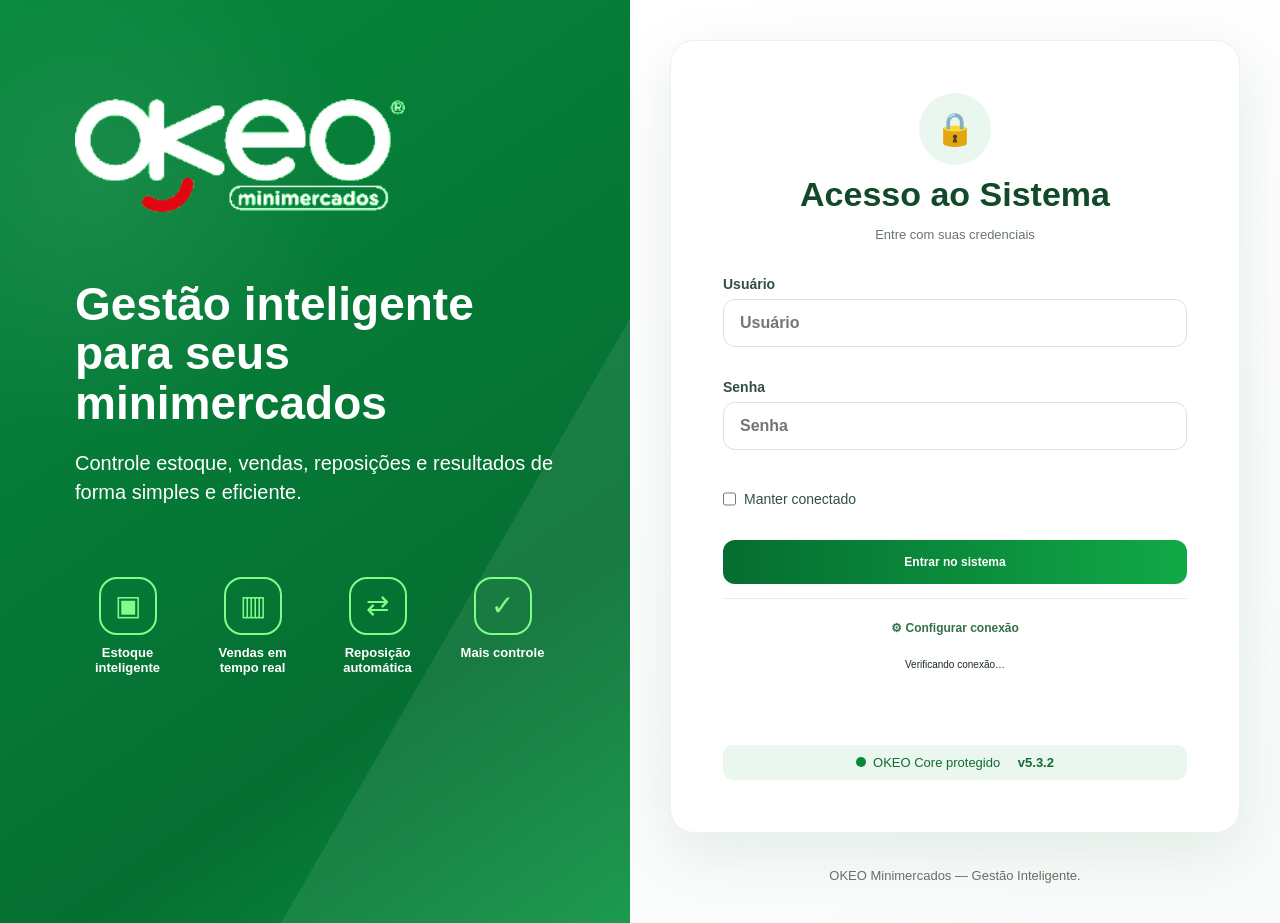
<file: index.html>
<!doctype html>
<html lang="pt-BR">
<head>
<meta charset="utf-8">
<meta name="viewport" content="width=device-width,initial-scale=1">
<meta name="theme-color" content="#07933f">
<title>OKEO Estoque</title>
<link rel="manifest" href="manifest.webmanifest">
<link rel="stylesheet" href="styles.css">
</head>
<body>
<div id="loginPage" class="login-page">
  <div class="login-brand">
    <div class="brand-overlay"></div>
    <div class="brand-content">
      <img src="okeo-logo.png" class="login-logo" alt="OKEO Minimercados">
      <h1>Gestão inteligente<br>para seus minimercados</h1>
      <p>Controle estoque, vendas, reposições e resultados de forma simples e eficiente.</p>
      <div class="feature-grid">
        <div><span>▣</span><b>Estoque inteligente</b></div>
        <div><span>▥</span><b>Vendas em tempo real</b></div>
        <div><span>⇄</span><b>Reposição automática</b></div>
        <div><span>✓</span><b>Mais controle</b></div>
      </div>
    </div>
  </div>
  <div class="login-form-side">
    <div class="login-card">
      <div class="lockmark">🔒</div>
      <h2>Acesso ao Sistema</h2>
      <p>Entre com suas credenciais</p>
      <label>Usuário<input id="user" autocomplete="username" autocapitalize="none" autocorrect="off" spellcheck="false" inputmode="text" placeholder="Usuário"></label>
      <label>Senha<div class="password-wrap"><input id="pass" type="password" autocomplete="current-password" autocapitalize="none" autocorrect="off" spellcheck="false" placeholder="Senha"><button id="togglePass" type="button">◉</button></div></label>
      <label class="remember"><input id="remember" type="checkbox"> Manter conectado</label>
      <button id="enter" class="login-submit">Entrar no sistema</button>
      <div class="login-connection">
        <button id="loginConnToggle" type="button" class="login-connection-toggle">⚙ Configurar conexão</button>
        <div id="loginConnectionPanel" class="login-connection-panel hidden">
          <label>URL Base Central /exec
            <input id="loginBackend" type="url" placeholder="https://script.google.com/macros/s/.../exec" autocomplete="off">
          </label>
          <div class="login-connection-actions">
            <button id="loginConnSave" type="button">Salvar conexão</button>
            <button id="loginConnTest" type="button" class="secondary">Testar</button>
            <button id="loginConnDefault" type="button" class="secondary">Restaurar conexão oficial</button>
          </div>
        </div>
        <div id="loginConnectionStatus" class="login-connection-status">Verificando conexão…</div><div id="loginBackendIdentity" class="login-backend-identity"></div>
      </div>
      <div id="bootstrapBox" class="bootstrap-admin-box hidden">
        <div class="bootstrap-head">
          <b>Base Central sem Administrador</b>
          <small>Esta implantação ainda não possui usuários cadastrados.</small>
        </div>
        <p>Crie o primeiro Administrador desta Base Central. Ao concluir, o sistema fará o login automaticamente.</p>
        <label>Usuário Administrador
          <input id="bootstrapUser" autocomplete="username" autocapitalize="none" autocorrect="off" spellcheck="false" value="admin">
        </label>
        <label>Nova senha
          <input id="bootstrapPass" type="password" autocomplete="new-password" autocapitalize="none" autocorrect="off" spellcheck="false">
        </label>
        <label>Confirmar senha
          <input id="bootstrapPass2" type="password" autocomplete="new-password" autocapitalize="none" autocorrect="off" spellcheck="false">
        </label>
        <button id="bootstrapCreate" type="button" class="login-submit" onclick="createFirstAdmin()">Criar Administrador e entrar</button>
        <small id="bootstrapInfo" class="muted"></small>
      </div>
      <p id="loginMsg" class="login-msg"></p>
      <div class="secure-status"><span></span>OKEO Core protegido <b>v5.3.2</b></div>
    </div>
    <footer>OKEO Minimercados — Gestão Inteligente.</footer>
  </div>
</div>

<div id="shell" class="app-shell hidden">
  <aside class="sidebar">
    <div class="side-brand"><img src="okeo-logo.png" alt="OKEO"><small>MINIMERCADOS</small></div>
    <nav id="menu">
      <button data-v="home" data-icon="⌂">Dashboard</button>
      <button data-v="stockmgmt" data-icon="▦">Gestão de Estoque</button>
      <button data-v="controlstock" data-icon="✓">Contagem de Estoque</button>
      <button data-v="sales" data-icon="▥">Vendas</button>
      <button data-v="entries" data-icon="▤">Compras / NF</button>
      <button data-v="moves" data-icon="±">Ajuste de Estoque</button>
      <button data-v="cdmove" data-icon="⇄">Movimentação Estoque CD</button>
      <button data-v="expiry" data-icon="□">Validades</button>
      <button data-v="groups" data-icon="⌘">Grupos</button>
      <button data-v="products" data-icon="◇">Produtos</button>
      <button data-v="units" data-icon="▦">Condomínios e Fornecedores</button>
      <button data-v="demand" data-icon="◉">Demanda Inteligente</button>
      <button data-v="settings" data-icon="⚙">Configurações</button>
      <button id="navSystemHealth" data-v="settings" data-health-nav="1" data-icon="✓" type="button" onclick="openSystemHealth()">Saúde do Sistema</button>
    </nav>
    <div class="side-footer">
      <button id="logout" class="logout-btn">↪ Sair</button>
    </div>
  </aside>

  <div class="main-area">
    <header class="topbar">
      <div><h1 id="pageTitle">Dashboard</h1><p id="pageSubtitle">Gestão operacional OKEO</p></div>
      <div class="top-actions"><button id="topDashboard" type="button" class="top-dashboard-btn" title="Voltar ao Dashboard">⌂ Dashboard</button><span id="syncState" class="syncstate">Conectando…</span><span class="version-pill">v5.3.2</span><span id="buildStamp" class="version-pill">build 2026-08-23</span><div class="account-wrap"><button id="accountToggle" class="user-badge account-button" type="button" onclick="toggleAccountMenu(event)"><span>●</span><div><b id="currentUserName">Usuário</b><small id="currentUserRole">Carregando perfil…</small></div><em>⌄</em></button><div id="accountMenu" class="account-menu hidden"><button id="myPassword" type="button">Alterar minha senha</button><button id="accountLogout" type="button">Sair</button></div></div></div>
    </header>
    <main>
      <section id="app">
        


<section id="home" class="view dashboard-view">
<div class="dashboard-hero"><div><h2 id="helloTitle">Olá!</h2><p>Visão geral da operação OKEO</p></div><div id="dashboardUpdated" class="muted"></div></div>
<div id="dashboardMetrics" class="metriccards dashboard-metrics"></div>
<div class="dashboard-grid">
  <div class="dash-card"><h3>Acesso rápido</h3><p class="muted">Principais módulos do sistema</p><div id="quickAccess" class="quick-grid"></div></div>
  <div class="dash-card"><h3>Resumo operacional</h3><div id="todaySummary"></div></div>
</div>
<div class="dashboard-grid">
  <div class="dash-card"><h3>Últimas atividades</h3><div id="recentActivity"></div></div>
  <div class="dash-card"><h3>Avisos importantes</h3><div id="importantAlerts"></div></div>
</div>
</section>

<section id="products" class="view card hidden">
<h2>Produtos</h2>
<p class="muted">A Base Mestre é o catálogo único. O Planograma define em quais condomínios/CD cada produto existe.</p>
<div class="products-tabs">
  <button id="productsTabMaster" type="button" class="active" onclick="setProductsPanel('master')">Cadastro de Produtos Novos</button>
  <button id="productsTabPlanogram" type="button" class="secondary" onclick="setProductsPanel('planogram')">Planograma por Condomínio / CD</button>
  <button id="productsTabSupplier" type="button" class="secondary" onclick="setProductsPanel('supplier')">Produtos por fornecedor</button>
</div>
<div id="productsMasterPanel" class="products-panel">
<div class="subcard master-bulk-tools">
  <div class="section-head">
    <div><h3>Base Mestre — exportar / atualizar em lote</h3><p class="muted">Exporte, edite no Excel e reimporte. O EAN é a chave da atualização.</p></div>
    <div class="actions"><button id="exportMasterProducts" type="button" class="secondary">Exportar Base Mestre CSV</button><button id="exportMasterProductsXlsx" type="button" class="secondary">Exportar Base Mestre XLSX</button></div>
  </div>
  <div class="grid2">
    <label>Reimportar Base Mestre atualizada<input id="masterProductsImportFile" type="file" accept=".xlsx,.csv,.json"></label>
    <div class="actions align-end"><button id="analyzeMasterProductsImport" type="button">Analisar atualização</button><button id="applyMasterProductsImport" type="button" class="secondary" disabled>Aplicar atualizações</button></div>
  </div>
  <div id="masterProductsImportSummary"></div>
  <div id="masterProductsImportPreview"></div>
</div>
  <div class="subcard"><h3>Cadastro de Produtos Novos / Base Mestre</h3>
<div class="grid3">
  <label>Produto<input id="pname"></label>
  <label>Subproduto<input id="psub"></label>
  <label>EAN<input id="pean" inputmode="numeric"></label>
  <label>Fornecedor<input id="psup" list="supplierOptions"><datalist id="supplierOptions"></datalist></label>
  <label>Segmento<input id="pseg"></label>
  <label>Localização<input id="ploc"></label>
  <label>PC / preço referência<input id="ppc" type="number" step=".01"></label>
  <label>NCM<input id="pncm"></label>
  <label>CEST SC<input id="pcest"></label>
  <label>Nome VM Pay<input id="pvm" placeholder="Preencher quando identificado"></label>
  <label>Nomes alternativos / aliases<textarea id="palias" rows="3" placeholder="Separe os nomes por ponto e vírgula, vírgula ou linha"></textarea></label>
</div>
<input id="pid" type="hidden"><div id="productAssistBanner" class="hidden assist-banner"></div>
<div class="actions"><button id="psave">Salvar produto</button><button id="pcancel" class="secondary">Limpar</button></div>
<p class="muted">EAN é a chave única. O produto é salvo na Base Mestre. A distribuição por condomínio/CD é administrada exclusivamente em Planograma por Condomínio / CD.</p>
<input id="psearch" placeholder="Pesquisar produto, EAN, fornecedor ou segmento">

<div id="plist"></div>
</div>
</div>
<div id="productsPlanogramPanel" class="products-panel hidden">
  <div class="subcard">
    <div class="section-head"><div><h3>Planograma por Condomínio / CD</h3><p class="muted">Trabalhe por condomínio ou importe a base de uma unidade.</p></div><div id="planogramSummary" class="planogram-summary"></div></div>
    <div class="planogram-mode-tabs">
      <button id="planogramModeUnit" type="button" class="active" onclick="setPlanogramMode('unit')">Produtos por condomínio</button>
      <button id="planogramModeImport" type="button" class="secondary" onclick="setPlanogramMode('import')">Importar base do condomínio</button>
    </div>
    <div id="planogramByUnitPanel">
      <div class="grid2"><label>Condomínio / CD<select id="planogramUnit"></select></label><label>Pesquisar na Base Mestre<input id="planogramSearch" placeholder="Nome, EAN, alias, VM Pay, fornecedor ou segmento"></label></div>
      <div class="actions"><button id="planogramSelectVisible" class="secondary" type="button">Selecionar visíveis</button><button id="planogramClearVisible" class="secondary" type="button">Desmarcar visíveis</button><button id="planogramSave" type="button">Salvar planograma da unidade</button></div>
      <div id="planogramProductList" class="planogram-list"></div><p id="planogramMsg" class="muted"></p>
    </div>
    <div id="planogramImportPanel" class="hidden">
      <div class="grid2"><label>Condomínio / CD de destino<select id="planogramImportUnit"></select></label><label>Arquivo da base do condomínio<input id="planogramImportFile" type="file" accept=".xlsx,.csv,.json"><small>Prioridade: EAN. Sem EAN, cruza por nome/alias exato normalizado.</small></label></div>
      <div class="actions"><button id="planogramImportAnalyze" type="button">Analisar e cruzar com Base Mestre</button><button id="planogramImportApply" class="secondary" type="button" disabled>Aplicar encontrados ao planograma</button></div>
      <div id="planogramImportSummary"></div><div id="planogramImportResults"></div>
    </div>
  </div>
</div>
<div id="productsSupplierPanel" class="products-panel hidden">
  <div class="subcard">
    <div class="section-head">
      <div><h3>Produtos por fornecedor</h3><p class="muted">Selecione um fornecedor para consultar todos os produtos atualmente vinculados a ele. Cada produto possui somente um fornecedor ativo.</p></div>
      <div id="productsBySupplierSummary" class="planogram-summary"></div>
    </div>
    <div class="grid2">
      <label>Fornecedor<select id="productsBySupplierFilter" onchange="renderProductsBySupplier()"></select></label>
      <label>Pesquisar produto<input id="productsBySupplierSearch" placeholder="Produto, EAN ou segmento" oninput="renderProductsBySupplier()"></label>
    </div>
    <div id="productsBySupplierList" class="dtable compact-expand-list"></div>
  </div>
</div>
</section>

<section id="units" class="view card hidden">
<h2>Condomínios e Fornecedores</h2>
<p class="muted">Cadastro operacional único de condomínios e fornecedores. Os vínculos com produtos são compartilhados pelos demais módulos.</p>
<div class="tab-scroll-hint">← Deslize lateralmente para acessar todas as abas →</div><div class="products-tabs registry-tabs">
  <button id="registryTabUnits" type="button" class="active">Condomínios</button>
  <button id="registryTabSuppliers" type="button" class="secondary">Fornecedores</button>
</div>

<div id="registryUnitsPanel">
  <div class="grid3">
    <input id="uid" type="hidden"><label>Nome<input id="uname"></label>
    <label>Tipo<select id="utype"><option value="CONDOMINIO">Condomínio / Mercado</option><option value="CD">CD</option></select></label>
    <label>Abastecimentos por semana<select id="ufreq"><option value="1">1x/semana</option><option value="2">2x/semana</option><option value="3">3x/semana</option><option value="5">5x/semana</option><option value="7">Diário</option></select></label>
    <label>Aliases da unidade<input id="ualias" placeholder="Ex.: VILLE; VILLE DE LEON"></label>
  </div>
  <label>Dias preferenciais de abastecimento</label>
  <div class="weekdaybox">
  <label><input type="checkbox" name="uday" value="1"> Seg</label>
  <label><input type="checkbox" name="uday" value="2"> Ter</label>
  <label><input type="checkbox" name="uday" value="3"> Qua</label>
  <label><input type="checkbox" name="uday" value="4"> Qui</label>
  <label><input type="checkbox" name="uday" value="5"> Sex</label>
  <label><input type="checkbox" name="uday" value="6"> Sáb</label>
  <label><input type="checkbox" name="uday" value="0"> Dom</label>
  </div>
  <button id="usave">Salvar condomínio/unidade</button><button id="ucancel" class="secondary">Limpar</button>
  <p class="muted">Novas unidades entram automaticamente nos inventários, transferências, consolidados e demanda.</p>
  <div id="ulist"></div>
</div>

<div id="registrySuppliersPanel" class="hidden">
  <div class="subcard">
    <h3>Cadastro de fornecedores</h3>
    <div class="grid3">
      <input id="supplierEditId" type="hidden">
      <label>Nome do fornecedor<input id="supplierRegistryName" placeholder="Ex.: Fort, Pegoraro, DMuller"></label>
      <label>Status<select id="supplierRegistryStatus"><option value="ACTIVE">Ativo</option><option value="INACTIVE">Inativo</option></select></label>
      <label>&nbsp;<button id="supplierRegistrySave" class="primarywide" type="button">Salvar fornecedor</button></label>
    </div>
    <div class="supplier-draft-link">
      <button id="supplierDraftProductToggle" type="button" class="multiselect-toggle"><span id="supplierDraftProductSummary">Selecionar produtos da Base Mestre</span><span>⌄</span></button>
      <div id="supplierDraftProductDropdown" class="dropdown-panel hidden">
        <div class="grid2"><label>Pesquisar produto<input id="supplierDraftProductSearch" placeholder="Produto, EAN ou fornecedor principal"></label><div class="actions align-end"><button id="supplierDraftProductSelectVisible" type="button" class="secondary">Selecionar visíveis</button><button id="supplierDraftProductClearVisible" type="button" class="secondary">Limpar seleção</button></div></div>
        <div id="supplierDraftProductList" class="compact-expand-list"></div>
      </div>
    </div>
  </div>
  <div class="subcard">
    <div class="section-head"><div><h3>Produtos atendidos pelo fornecedor</h3><p class="muted">Selecione um fornecedor. Em “Produtos deste fornecedor” aparecem somente os produtos atualmente vinculados a ele, todos marcados. Ao desmarcar, o produto fica sem fornecedor e sai da lista. Use “Sem fornecedor” para atribuir produtos livres.</p></div><div id="supplierProductSummary" class="planogram-summary"></div></div>
    <div class="grid4 supplier-product-filters">
      <label>Fornecedor<select id="supplierRegistryFilter" onchange="Promise.resolve(loadSupplierProductSelection()).catch(console.error)"></select></label>
      <label>Visualizar<select id="supplierProductMode" onchange="Promise.resolve(renderSupplierProductList()).catch(console.error)"><option value="LINKED">Produtos deste fornecedor</option><option value="UNASSIGNED">Sem fornecedor</option></select></label>
      <label>Pesquisar produto<input id="supplierProductSearch" placeholder="Produto ou EAN" oninput="Promise.resolve(renderSupplierProductList()).catch(console.error)"></label>
      <label>&nbsp;<button id="supplierProductToggle" type="button" class="secondary">Atualizar lista</button></label>
    </div>
    <div id="supplierProductDropdown" class="supplier-product-panel">
      <div class="actions"><button id="supplierProductSelectVisible" class="secondary" type="button">Selecionar visíveis</button><button id="supplierProductClearVisible" class="secondary" type="button">Desmarcar visíveis</button><button id="supplierProductSave" type="button">Confirmar vínculos</button></div>
      <div id="supplierProductList" class="dtable compact-expand-list"></div>
    </div>
  </div>
  <div class="subcard">
    <h3>Fornecedores cadastrados</h3>
    <input id="supplierRegistrySearch" placeholder="Pesquisar fornecedor">
    <p id="supplierRegistryTotal" class="supplier-total-only"><b>Total de fornecedores ativos: 0</b></p>
    <div id="supplierRegistryAdminList"></div>
  </div>
</div>
</section>

<section id="controlstock" class="view card hidden">
<h2>Contagem de Estoque</h2>
<p class="muted">Contagem de Estoque Física por unidade, com pesquisa, lista completa, checklist e leitura por câmera.</p>
<div class="subcard control-physical-only">
  
  <div class="subcard">
    <h3>Contagem de Estoque Física</h3>
    <p class="muted">Conferência formal da unidade com data/hora, divergências e início de um novo ciclo.</p>
    
<p>Faça a contagem física quando desejar. O estoque observado só passa a ser o estoque real depois da aprovação.</p>
<div class="grid3"><label>Unidade<select id="cunit"></select></label><label>Responsável<select id="cowner"></select></label><label>Data/hora da contagem<input id="cdateTime" type="datetime-local"></label></div><div class="grid2"><label>Observação<input id="cnote"></label></div>
<div class="actions"><button id="cfinalize">Finalizar contagem física</button><span id="physicalCountPermissionHint" class="muted"></span></div>
<div class="alert-card alert-info"><b>Fluxo de aprovação:</b> a contagem finalizada é enviada para aprovação. O estoque físico só é atualizado depois da aprovação por um Administrador.</div>
<p id="cmsg" class="muted"></p><div class="grid3"><label>Adicionar produto à contagem<input id="cean" inputmode="numeric" placeholder="EAN"><small id="cproductName" class="ean-product-hint">Digite o EAN para identificar o produto.</small></label><label>Quantidade observada<input id="cqty" type="number" min="0" step="1" value="0"></label><label>&nbsp;<button id="cadd" class="primarywide">Adicionar à contagem de estoque física</button></label></div><div class="selector-toggle-row"><button id="controlSelectorBtn" type="button" class="secondary">Selecionar vários produtos para conferência</button></div>
<div id="controlProductSelector" class="hidden"></div>
<div class="actions"><button id="controlAddSelected" type="button" class="secondary hidden">Adicionar selecionados à Contagem de Estoque Física</button></div>
<div class="physical-count-list-card">
  <div class="section-head">
    <div>
      <h3>Produtos da unidade para contagem</h3>
      <p class="muted">A lista é carregada conforme a unidade selecionada. Digite a quantidade observada ou use a câmera: cada leitura soma 1 unidade ao item correspondente.</p>
    </div>
    <div class="actions">
      <button id="physicalCountLoadProducts" type="button" class="secondary">Atualizar lista da unidade</button>
      <button id="physicalCountResetObserved" type="button" class="secondary">Zerar contagem observada</button>
    </div>
  </div>
  <div class="grid2">
    <label>Pesquisar produto
      <input id="physicalCountSearch" oninput="renderPhysicalCountProductList()" placeholder="Nome, EAN, alias, VM Pay ou fornecedor">
    </label>
    <label>EAN / câmera
      <div class="ean-camera-row">
        <input id="physicalCountEAN" inputmode="numeric" placeholder="Digite ou leia o EAN">
        <button id="physicalCountCamera" type="button">📷 Ler código</button>
      </div>
      <small id="physicalCountEANHint" class="ean-product-hint">Ao ler um EAN cadastrado, a contagem observada soma 1.</small>
    </label>
  </div>
  <div id="physicalCountPlanogramNotice"></div><div id="physicalCountProductList" class="physical-count-product-list"></div>
</div>
<div id="cactive"></div><div id="capprovalQueue"></div><div id="chistory"></div>

  </div>

</div>
</section>

<section id="entries" class="view card hidden">
<h2>Compras</h2><p class="muted">Planeje a compra da semana, faça lançamentos, importe NF e gere o Relatório de Abastecimento sem perder a prioridade do CD.</p>
<div class="tab-scroll-hint">← Deslize lateralmente para acessar todas as abas →</div><div class="tabsbar purchase-main-tabs"><button id="purchaseTabWeekly" data-purchase-tab="weekly" onclick="showPurchaseTab('weekly')" class="tabbtn active">Compra semanal</button><button id="purchaseTabManual" data-purchase-tab="manual" onclick="showPurchaseTab('manual')" class="tabbtn">Lançamento manual</button><button id="purchaseTabNF" data-purchase-tab="nf" onclick="showPurchaseTab('nf')" class="tabbtn">Importar NF</button><button id="purchaseTabReplenishment" data-purchase-tab="replenishment" onclick="showPurchaseTab('replenishment')" class="tabbtn">Conferência e abastecimento</button></div>
<div id="purchaseWeeklyPanel">
  <div class="purchase-weekly-head">
    <div><h3>Planejamento de compras da semana</h3><p class="muted">Projeta o consumo até a próxima entrega do fornecedor. O CD é consumido primeiro; somente a falta remanescente vira compra externa.</p></div>
    <div class="weekly-formula"><b>Regra principal</b><span>Compra mínima = demanda do período − estoque projetado − CD disponível</span><span>Compra recomendada = demanda do período + alerta − estoque projetado − CD disponível</span></div>
  </div>
  <div class="grid4 weekly-purchase-filters">
    <label>Cobertura até próxima entrega<select id="weeklyCoverageDays"><option value="7" selected>7 dias (1 entrega/semana)</option><option value="6">6 dias</option><option value="5">5 dias</option><option value="4">4 dias</option><option value="3">3 dias</option><option value="2">2 dias</option><option value="1">1 dia</option><option value="14">14 dias</option></select></label>
    <div class="field weekly-check-filter dropdown-card"><label>Condomínios</label><button id="weeklyUnitToggle" type="button" class="multiselect-toggle"><span id="weeklyUnitSelectionSummary">Todos os condomínios</span><span>⌄</span></button><div id="weeklyUnitDropdown" class="dropdown-panel hidden"><input id="weeklyUnitSearch" oninput="renderWeeklyFilterChecks()" placeholder="Pesquisar condomínio"><div class="check-filter-actions"><button id="weeklyUnitAll" type="button" class="linkbtn">Todos</button><button id="weeklyUnitNone" type="button" class="linkbtn">Limpar</button></div><div id="weeklyUnitChecks" class="compact-checklist"></div></div></div>
    <div class="field weekly-check-filter dropdown-card"><label>Fornecedores</label><button id="weeklySupplierToggle" type="button" class="multiselect-toggle"><span id="weeklySupplierSelectionSummary">Todos os fornecedores</span><span>⌄</span></button><div id="weeklySupplierDropdown" class="dropdown-panel hidden"><input id="weeklySupplierSearch" oninput="renderWeeklyFilterChecks()" placeholder="Pesquisar fornecedor"><div class="check-filter-actions"><button id="weeklySupplierAll" type="button" class="linkbtn">Todos</button><button id="weeklySupplierNone" type="button" class="linkbtn">Limpar</button></div><div id="weeklySupplierChecks" class="compact-checklist"></div></div></div>
    <label>Pesquisar produto<input id="weeklyPurchaseSearch" oninput="renderWeeklyPurchasePlan()" placeholder="Produto ou EAN"></label>
  </div>
<div class="actions"><button id="weeklyPurchaseCalc" onclick="buildWeeklyPurchasePlan()">Gerar / atualizar compra semanal</button><button id="weeklyPurchaseByUnit" class="secondary" onclick="weeklyPurchaseView='UNIT';renderWeeklyPurchasePlan()">Visão por condomínio</button><button id="weeklyPurchaseByProduct" class="secondary" onclick="weeklyPurchaseView='PRODUCT';renderWeeklyPurchasePlan()">Consolidado por produto</button><button id="weeklyPurchaseExport" class="secondary" onclick="exportWeeklyPurchasePlan()">Exportar para Excel (CSV)</button><button id="weeklyApprovePurchase">Fechar relatório de compra</button></div>
  <div class="alert-card alert-info"><b>Importante:</b> este relatório é preventivo. Um produto pode aparecer como <b>“não precisa reposição” hoje</b> e, mesmo assim, exigir compra para atravessar a semana sem ruptura.</div>
  <div id="weeklyPurchaseSummary"></div>
  <div id="weeklyPurchaseReport"></div>
</div>
<div id="purchaseReplenishmentPanel" class="hidden">
<div class="embedded-replenishment">
<h3>Conferência, validade e abastecimento</h3>
<p class="muted">A Compra Semanal é o documento de origem. Confira a quantidade recebida, registre todas as validades/lotes e siga o fluxo: imediato → abastecer; CD → reservar → despachar → confirmar abastecimento.</p>
<div class="grid4">
<label>Condomínio<select id="purchaseFlowUnit"><option value="">Todos</option></select></label>
<label>Fornecedor<select id="purchaseFlowSupplier"><option value="">Todos</option></select></label>
<label>Fluxo<select id="purchaseFlowRoute"><option value="">Todos</option><option value="IMMEDIATE">Abastecimento imediato</option><option value="CD">Passar pelo CD</option></select></label>
<label>Status<select id="purchaseFlowStatus">
<option value="">Todos</option>
<option value="CONFERENCE">Conferência</option>
<option value="AWAITING_EXPIRY">Validade pendente</option>
<option value="READY_CD">Pronto para reservar no CD</option>
<option value="RESERVED_CD">Reservado no CD</option>
<option value="READY">Pronto / liberado para abastecer</option>
<option value="SUPPLIED">Abastecido</option>
<option value="CUT">Cortado</option>
</select></label>
</div>
<label>Pesquisar produto / EAN<input id="purchaseFlowSearch" placeholder="Produto ou EAN"></label>
<div id="purchaseFlowSummary"></div>
<div id="purchaseFlowList"></div>
</div>
</div>
<div id="purchaseManualPanel" class="hidden">
<div class="grid3"><label>Fornecedor<input id="purchaseSupplier" list="supplierOptions"></label><label>Nº NF / Pedido<input id="purchaseDoc"></label><label>Data<input id="purchaseDate" type="date"></label></div>
<div class="grid3"><label>EAN<input id="purchaseEAN"><div class="selector-toggle-row"><button id="purchaseSelectorBtn" type="button" class="secondary">Procurar produto cadastrado</button></div><div id="purchaseProductSelector" class="hidden"></div><small id="purchaseProductName" class="ean-product-hint">Digite o EAN para identificar o produto.</small></label><label>Quantidade<input id="purchaseQty" type="number" min="1" step="1" value="1"></label><label>Custo unitário<input id="purchaseCost" type="number" min="0" step=".01" value="0"></label></div>
<div id="purchaseProductInfo" class="productbox muted">Digite um EAN.</div>
<div class="grid3"><label>Validade<input id="purchaseExpiry" type="date"></label><label>Lote<input id="purchaseLot"></label><label>Observação<input id="purchaseNote"></label></div>
<div class="actions"><button id="purchaseSuggest">Calcular distribuição sugerida</button><button id="purchaseAdd" class="secondary">Adicionar item</button></div></div>
<div id="purchaseNFPanel" class="hidden"><div class="upload-card"><label>Arquivo da NF<input id="purchaseNFFile" type="file" accept="image/*,.pdf,.xml,text/xml,application/xml"></label><p class="muted"><b>XML NF-e:</b> leitura automática de fornecedor, número da NF, EAN, quantidade, custo e, quando existir, lote e validade. PDF/foto ficam anexados para conferência manual.</p><div class="actions"><button id="purchaseAttachNF">Ler / anexar NF</button></div><span id="purchaseNFStatus" class="muted"></span></div><div id="nfParsedItems"></div></div>
<hr><h3>Distribuição da compra</h3>
<div class="purchase-options"><label class="inline-check"><input id="purchaseAllToCD" type="checkbox"> <b>Receber tudo no CD e distribuir depois</b></label></div>
<p class="muted">Sem essa opção, Ruptura/Reposição têm prioridade e a sobra vai para o CD. Tudo continua editável.</p><div id="purchaseDistribution"></div>
<hr><h3>Itens da compra</h3><div id="purchaseItems"></div>
<div class="actions"><button id="purchaseSave">Confirmar compra manual</button><button id="purchaseClear" class="secondary">Limpar</button></div><p id="purchaseMsg" class="muted"></p>
<hr><h3>Histórico de compras</h3><div id="purchaseHistory"></div></section>

<section id="moves" class="view card hidden">
<h2>Movimentação de Estoque</h2>
<div class="grid3">
  <label>Tipo<select id="mtype">
    <option value="TRANSFERENCIA">Transferência</option>
    <option value="EMPRESTIMO">Empréstimo entre unidades</option>
    <option value="DEVOLUCAO">Devolução</option>
    <option value="AJUSTE_POSITIVO">Ajuste positivo</option>
    <option value="AJUSTE_NEGATIVO">Ajuste negativo</option>
    <option value="PERDA">Perda</option>
    <option value="FURTO">Furto</option>
    <option value="QUEBRA">Quebra</option>
    <option value="VENCIMENTO">Vencimento</option>
  </select></label>
  <label>EAN<input id="mean" inputmode="numeric"><div class="selector-toggle-row"><button id="moveSelectorBtn" type="button" class="secondary">Procurar produto na lista</button></div><div id="moveProductSelector" class="hidden"></div><small id="mproductName" class="ean-product-hint">Digite o EAN para identificar o produto.</small></label>
  <label>Quantidade<input id="mqty" type="number" step="1" value="1"><small class="fieldhint">Use número inteiro. Para perdas/ajustes negativos, pode informar valor negativo.</small></label>
  <label>Origem<select id="mfrom"></select></label>
  <label>Destino<select id="mto"></select></label>
  <label>Observação<input id="mnote"></label>
</div>
<div id="mprod" class="productbox">Informe o EAN</div>
<button id="msave">Registrar movimentação</button>
<p id="mmsg" class="muted"></p>
<div id="mlist"></div>

</section>



<section id="cdmove" class="view card hidden">
<h2>Movimentação de Estoque CD</h2>
<p class="muted">Selecione produtos disponíveis no CD e veja as sugestões de alocação calculadas pela Demanda Inteligente.</p>
<div class="tab-scroll-hint">← Deslize lateralmente para acessar todas as abas →</div><div class="products-tabs cd-tabs"><button id="cdTabStock" type="button" class="active" onclick="showCdTab('stock')">Estoque</button><button id="cdTabInbound" type="button" class="secondary" onclick="showCdTab('inbound')">Pré-Separado em Compras</button></div>
<div id="cdStockPanel">
<div id="cdMoveMetrics" class="metriccards"></div>
<div class="grid2 cd-move-layout">
  <div class="subcard">
    <div class="section-head"><div><h3>Base Mestre / produtos do CD</h3><p class="muted">Exibe somente produtos com saldo disponível no CD. Se todo o CD estiver zerado, exibe a Base Mestre completa para conferência.</p></div><div class="actions"><button id="cdSelectAll" type="button" class="secondary">Selecionar visíveis</button><button id="cdClearSelection" type="button" class="secondary">Limpar</button></div></div>
    <input id="cdMoveSearch" placeholder="Pesquisar produto ou EAN">
    <div id="cdMoveProductList" class="checklist-list"></div>
  </div>
  <div class="subcard">
    <h3>Estoque do CD e sugestões de alocação</h3>
    <div id="cdMoveSuggestions"><p class="muted">Selecione um produto à esquerda.</p></div>
  </div>
</div>
</div>
<div id="cdInboundPanel" class="hidden">
  <div class="subcard">
    <div class="section-head"><div><h3>Mercadorias pré-separadas em Compras</h3><p class="muted">Exibe os itens marcados como <b>Pré-Separado no CD</b> na Compra Semanal. Itens do rascunho aparecem como “Pré-selecionado”; após fechar a compra passam para Conferência.</p></div><div id="cdInboundSummary" class="planogram-summary"></div></div>
    <div class="grid4"><label>Fornecedor<select id="cdInboundSupplier" onchange="renderCdInboundPurchases()"><option value="">Todos os fornecedores</option></select></label><label>Condomínio<select id="cdInboundUnit" onchange="renderCdInboundPurchases()"><option value="">Todos os condomínios</option></select></label><label>Status<select id="cdInboundStatus" onchange="renderCdInboundPurchases()">
      <option value="">Todos</option>
      <option value="DRAFT">Pré-selecionado em Compras</option>
      <option value="CONFERENCE">Conferência</option>
      <option value="AWAITING_EXPIRY">Validade pendente</option>
      <option value="READY_CD">Pronto para reservar no CD</option>
      <option value="RESERVED_CD">Reservado no CD</option>
      <option value="READY">Despachado / liberado</option>
    </select></label><label>Pesquisar<input id="cdInboundSearch" placeholder="Produto, EAN, fornecedor ou condomínio" oninput="renderCdInboundPurchases()"></label></div>
    <div class="actions cd-filter-actions"><button type="button" class="secondary" onclick="clearCdInboundFilters()">Limpar filtros</button></div><div id="cdInboundList"></div>
  </div>
</div>
</section>
<section id="expiry" class="view card hidden">
<h2>Validades</h2>
<p class="muted">Validade nunca cria estoque: ela apenas classifica estoque físico existente ou mercadoria pendente já vinculada a uma movimentação.</p>
<div id="expiryCoverageSummary" class="metriccards"></div>
<div class="subcard">
  <h3>Cobertura de validade por condomínio</h3>
  <p class="muted">Resumo de SKUs e unidades físicas ainda sem validade registrada em cada unidade.</p>
  <div id="expiryCoverageByUnit"></div>
</div>
<div class="grid3"><label>Relatório por unidade<select id="expiryFilter"></select></label><label>Faixa<select id="expiryRange"><option value="ALL">Todas</option><option value="OVERDUE">Vencidos</option><option value="7">Até 7 dias</option><option value="15">8–15 dias</option><option value="30">16–30 dias</option></select></label><label>&nbsp;<button id="expiryReport" class="primarywide">Atualizar relatório</button></label></div>
<div class="subcard"><h3>Produtos do planograma da unidade</h3><p class="muted">Depois de selecionar o condomínio/CD, são mostrados somente os produtos cadastrados no planograma da unidade.</p><input id="expiryPlanogramSearch" placeholder="Pesquisar produto ou EAN"><div id="expiryPlanogramProducts" class="planogram-list"></div></div><hr><h3>Registrar validade</h3>
<div class="alert-card alert-info"><b>Importante:</b> este módulo <b>não incrementa estoque</b>. Ele apenas associa validade/lote a estoque físico já existente. Se o saldo estiver zerado, corrija primeiro pela Contagem de Estoque Física. Mercadoria comprada recebe validade no momento do recebimento/conferência.</div><div class="grid3">
  <label>Unidade<select id="eunit"></select></label>
  <label>EAN<input id="eean" inputmode="numeric"><small id="eproductName" class="ean-product-hint">Digite o EAN para identificar o produto.</small></label>
  <label>1ª validade<input id="edate" type="date"></label>
  <label>Qtd. 1ª validade<input id="eqty" type="number" min="1" step="1" value="1"></label>
  <label>Lote 1<input id="elot" placeholder="Opcional"></label>
</div>
<div class="grid3 optional-second-expiry">
  <label>2ª validade (opcional)<input id="edate2" type="date"></label>
  <label>Qtd. 2ª validade<input id="eqty2" type="number" min="0" step="1" value="0"></label>
  <label>Lote 2<input id="elot2" placeholder="Opcional"></label>
</div>
<div class="grid3 optional-third-expiry">
  <label>3ª validade (opcional)<input id="edate3" type="date"></label>
  <label>Qtd. 3ª validade<input id="eqty3" type="number" min="0" step="1" value="0"></label>
  <label>Lote 3<input id="elot3" placeholder="Opcional"></label>
</div>
<p class="muted">O mesmo produto pode ter até 3 validades/lotes no mesmo lançamento. Cada lote aparece separadamente na análise.</p>
<div class="grid2">
<label>Foto da validade<input id="ephoto" type="file" accept="image/*" capture="environment"></label>
<label>Foto do produto<input id="eproductphoto" type="file" accept="image/*" capture="environment"></label>
</div>
<button id="esave">Salvar validade</button>
<div class="selector-toggle-row"><button id="expirySelectorBtn" type="button" class="secondary">Selecionar produtos</button></div>
<div id="expiryProductSelector" class="hidden"></div>
<div id="elist"></div>
</section>

<section id="groups" class="view card hidden">
<h2>Grupos de Demanda</h2>
<p>Produtos substituíveis devem ser agrupados antes do cálculo da Demanda Inteligente. Produtos que não possuem substituto ficam como <b>Individual</b>.</p>
<div class="grid3">
  <label>Nome do grupo<input id="gname" placeholder="Ex.: Água 500ml"></label>
  <label>Descrição<input id="gdesc" placeholder="Produtos equivalentes para reposição"></label>
  <label>&nbsp;<button id="gsave" class="primarywide">Criar grupo</button></label>
</div>
<div id="glist"></div>
<hr>
<div class="grid3">
  <label>Pesquisar<input id="gsearch" placeholder="Produto, EAN, alias, fornecedor, segmento"></label>
  <label>Filtrar grupo<select id="gfilter"><option value="">Todos</option><option value="UNCLASSIFIED">Não classificados</option><option value="I">Individuais</option></select></label>
  <label>&nbsp;<button id="gindividual" class="secondary primarywide">Marcar selecionados como Individual</button></label>
</div>
<div class="actions"><button id="gselectall" class="secondary">Selecionar visíveis</button><button id="gclear" class="secondary">Limpar seleção</button><span id="gselected" class="muted">0 selecionados</span></div>
<div id="gproducts"></div>
<hr>
<h3>Classificação assistida</h3>
<p class="muted">O sistema sugere apenas grupos prováveis. Nada é aplicado sem sua confirmação.</p>
<button id="gsuggest">Gerar sugestões de grupos</button>
<div id="gsuggestions"></div>
</section>


<section id="stockmgmt" class="view card hidden">
<h2>Gestão de Estoque</h2><div class="tab-scroll-hint">← Deslize lateralmente para acessar todas as abas →</div><div class="products-tabs"><button id="stockMgmtTabGeneral" type="button" class="active" onclick="Promise.resolve(setStockMgmtMode('general')).catch(console.error)">Controle Geral</button><button id="stockMgmtTabUnit" type="button" class="secondary" onclick="Promise.resolve(setStockMgmtMode('unit')).catch(console.error)">Gestão de Estoque por Condomínio</button><button id="stockMgmtTabDiff" type="button" class="secondary" onclick="Promise.resolve(setStockMgmtMode('diff')).catch(console.error)">Análise de divergências</button></div><div id="stockMgmtGeneralPanel">
<p class="muted">Fotografia operacional do estoque atual, independente da próxima importação de vendas.</p>
<div id="stockMgmtMetrics" class="metriccards"></div>
<div class="stock-meta-row">
  <div id="lastSalesImportCard" class="subcard compact-status"></div>
  <div id="lastStockSnapshotCard" class="subcard compact-status"></div>
</div>
<div class="grid2 stock-analysis-grid">
  <div class="subcard"><h3>Estoque por unidade</h3><div id="stockMgmtUnits"></div>
<div class="selector-toggle-row"><button id="stockMgmtSelectorBtn" type="button" class="secondary">Abrir lista de produtos</button></div>
<div id="stockMgmtProductSelector" class="hidden"></div></div>
  <div class="subcard"><h3>Validades — próximos 7 dias</h3><div id="stockMgmtExpiry"></div></div>
</div>
<div class="subcard">
  <div class="section-head"><div><h3>Histórico recente de movimentos</h3><p class="muted">Análise das últimas movimentações para conferência operacional.</p></div>
  <div class="actions"><select id="stockMovePeriod"><option value="7">7 dias</option><option value="15">15 dias</option><option value="30" selected>30 dias</option><option value="90">90 dias</option></select><button id="exportStockMoveReport" type="button">Exportar relatório CSV</button></div></div>
  <div class="subcard">
  <div class="section-head">
    <div><h3>Histórico de posições de estoque</h3><p class="muted">Guarda a posição anterior antes das principais atualizações do estoque.</p></div>
    <div class="actions"><button id="captureStockSnapshotNow" type="button" class="secondary">Salvar posição atual</button><button id="exportStockHistory" type="button" class="secondary">Exportar histórico CSV</button></div>
  </div>
  <div id="stockHistoryTable"></div>
</div>
<div id="stockMgmtMoveSummary"></div><div id="stockMgmtMoves"></div>
</div>
</div>
<div id="stockMgmtDiffPanel" class="hidden"><div class="subcard">
  <div class="section-head"><div><h3>Análise de divergências de contagem</h3><p class="muted">Compara a última contagem manual/física aprovada com o estoque esperado por produto e condomínio.</p></div><div class="actions"><button id="exportStockDiffReport" type="button" class="secondary">Exportar diferenças CSV</button></div></div>
  <div class="grid3"><label>Condomínio<select id="stockDiffUnit"><option value="ALL">Todos os condomínios</option></select></label><label>Pesquisar produto<input id="stockDiffSearch" placeholder="Produto ou EAN"></label><label>Exibir<select id="stockDiffOnly"><option value="DIFF">Somente com diferença</option><option value="ALL">Todos contados</option></select></label></div>
  <div id="stockDiffSummary"></div><div id="stockDiffReport"></div>
</div></div>
<div id="stockMgmtUnitPanel" class="hidden"><div class="subcard">
<div class="stock-unit-filters">
  <label>Condomínio / CD<select id="stockMgmtUnitSelect"></select></label>
  <label>Pesquisar produto<input id="stockMgmtUnitSearch" placeholder="Produto ou EAN"></label>
  <label>Estoque<select id="stockMgmtUnitStockFilter"><option value="ALL">Todos</option><option value="WITH">Com estoque</option><option value="ZERO">Estoque zerado</option></select></label>
  <label>Validade<select id="stockMgmtUnitExpiryFilter"><option value="ALL">Todos</option><option value="YES">Com validade cadastrada</option><option value="NO">Sem validade cadastrada</option></select></label>
  <label>Abastecimento<select id="stockMgmtUnitStatusFilter"><option value="ALL">Todos</option><option value="RUPTURA">Ruptura</option><option value="REPOSIÇÃO">Precisa reposição</option><option value="OK">Não precisa reposição</option><option value="SEM DEMANDA">Sem demanda calculada</option></select></label>
</div>
<div class="actions stock-unit-import-actions"><button id="stockMgmtDeparaToggle" type="button" class="secondary">Importar DE/PARA Produto × Condomínio</button><button id="stockMgmtDeparaTemplate" type="button" class="secondary">Baixar modelo CSV</button></div>
<div id="stockMgmtDeparaPanel" class="subcard hidden">
  <div class="section-head"><div><h3>Importar DE/PARA Produto × Condomínio</h3><p class="muted">Aceita XLSX, CSV ou JSON. Colunas recomendadas: Condomínio, Produto e EAN. O EAN é a chave preferencial; nomes e aliases são usados como segunda opção.</p></div></div>
  <div class="grid3">
    <label>Arquivo DE/PARA<input id="stockMgmtDeparaFile" type="file" accept=".xlsx,.csv,.json"></label>
    <label>Modo de importação<select id="stockMgmtDeparaMode"><option value="MERGE">Adicionar / atualizar vínculos</option><option value="REPLACE">Substituir lista das unidades presentes no arquivo</option></select></label>
    <label>Unidade padrão (se arquivo não tiver condomínio)<select id="stockMgmtDeparaDefaultUnit"></select></label>
  </div>
  <div class="actions"><button id="stockMgmtDeparaAnalyze" type="button">Analisar DE/PARA</button><button id="stockMgmtDeparaApply" type="button" class="secondary" disabled>Aplicar vínculos encontrados</button></div>
  <div id="stockMgmtDeparaSummary"></div><div id="stockMgmtDeparaPreview"></div>
</div>
<div id="stockMgmtUnitSummary" class="metriccards compact-metrics"></div>
<div id="stockMgmtUnitNotice"></div>
<div id="stockMgmtUnitTable"></div></div></div></section>
<section id="sales" class="view card hidden">
<h2>Vendas / VM Pay</h2>
<p><b>VM Pay:</b> estrutura preparada. Até a API ser disponibilizada, use CSV.</p>
<input id="salesfile" type="file" accept=".csv,.xlsx">
<button id="salesimport">Processar CSV</button>
<p id="salesmsg"></p><div id="saleshist"></div>
</section>


<section id="demand" class="view card hidden">
<h2>Demanda Inteligente</h2>
<p class="muted">Esta aba recebe e consulta a base de demanda já processada. O cálculo pesado é feito fora da navegação operacional.</p>

<div id="dgate"></div>

<div class="subcard demand-import-card">
  <div class="demand-section-title">
    <div>
      <h3>1. Entrada da Base de Demanda Processada</h3>
      <p class="muted">Importe o arquivo consolidado já calculado. O sistema valida a estrutura antes de substituir a base operacional.</p>
    </div>
    <span class="demand-input-badge">Entrada de dados</span>
  </div>

  <div class="grid2">
    <label>Arquivo processado
      <input id="demandProcessedFile" type="file" accept=".json,.csv,.xlsx">
    </label>
    <div class="actions align-end">
      <button id="downloadDemandTemplate" type="button" class="secondary">Baixar modelo</button>
      <button id="importDemandProcessed" type="button">Importar base processada</button>
    </div>
  </div>

  <div class="demand-required-fields">
    <b>Campos esperados por linha:</b>
    <span>Unidade</span><span>EAN / Produto</span><span>Média semanal</span><span>Pico semanal</span><span>Alerta</span><span>Estoque ideal</span>
  </div>
  <p id="demandProcessedMsg" class="muted"></p>
</div>

<div class="subcard">
  <div class="demand-section-title">
    <div>
      <h3>2. Controle da Base Ativa</h3>
      <p class="muted">Metadados da última base carregada e usada por Reposição, Compras e análises de estoque.</p>
    </div>
    <div class="actions">
      <button id="demandRefreshStatus" type="button" class="secondary">Atualizar status</button>
    </div>
  </div>
  <div id="demandUpdatePanel" class="demand-update-panel"></div>
</div>

<div class="subcard">
  <div class="demand-section-title">
    <div>
      <h3>3. Consulta da Demanda Calculada</h3>
      <p class="muted">A consulta abaixo não recalcula a base. Ela apenas lê os resultados já processados.</p>
    </div>
  </div>
  <div class="grid3">
    <label>Visão<select id="dunit"></select></label>
    <label>Pesquisar<input id="demandResultSearch" placeholder="Produto, EAN ou grupo"></label>
    <label>Status<select id="demandResultStatus">
      <option value="">Todos</option>
      <option value="RUPTURA">Ruptura</option>
      <option value="REPOSIÇÃO">Reposição</option>
      <option value="OK">OK</option>
      <option value="SEM DEMANDA">Sem demanda</option>
    </select></label>
  </div>
  <div class="selector-toggle-row"><button id="demandSelectorBtn" type="button" class="secondary">Filtrar produtos da análise</button></div>
  <div id="demandProductSelector" class="hidden"></div>
  <div id="dlist"></div>
</div>

<div class="subcard demand-processing-note">
  <div class="demand-section-title">
    <div>
      <h3>4. Processamento Externo</h3>
      <p>O cálculo de demanda será feito fora desta tela e depois importado aqui como base pronta.</p>
      <p class="muted">Quando terminar os agrupamentos no sistema, exporte a configuração e anexe o arquivo para recalcularmos a demanda respeitando exatamente os grupos cadastrados.</p>
    </div>
    <div class="actions">
      <button id="exportDemandConfig" type="button" class="secondary">Exportar configuração da demanda</button>
    </div>
  </div>
  <div id="demandExportInfo" class="demand-export-info muted">O arquivo inclui Produto, EAN, Grupo, tipo de demanda, fornecedor e os condomínios onde o produto está cadastrado.</div>
</div>
</section>




<section id="settings" class="view card hidden">
<h2>Configurações</h2>
<div id="userAdminPanel" class="admin-only">
<h3>Usuários e Perfis</h3>
<p class="muted">Crie usuários, cadastre perfis reutilizáveis e defina as permissões de cada perfil.</p>
<div class="tab-scroll-hint">← Deslize lateralmente para acessar todas as abas →</div><div class="tabsbar">
  <button id="tabUsers" class="tabbtn active" type="button">Usuários</button>
  <button id="tabProfiles" class="tabbtn" type="button">Perfis de Acesso</button>
</div>
<div id="usersPanel"><div class="grid3"><label>Usuário<input id="newUsername" placeholder="Ex.: braulio"></label><label>Nome<input id="newUserDisplayName" placeholder="Ex.: Braulio"></label><label>Perfil<select id="newUserRole"></select></label></div><div class="grid2"><label>Senha / nova senha<input id="newUserPassword" type="password" placeholder="Mínimo 8 caracteres"></label><label>Observação<input id="newUserNote" placeholder="Opcional"></label></div>
<div class="permission-box"><b>Permissões do funcionário</b>
<div class="perm-grid">
<label><input type="checkbox" class="permcheck" value="stockmgmt"> Gestão de Estoque</label>
<label><input type="checkbox" class="permcheck" value="controlstock" checked> Contagem de Estoque</label>
<label><input type="checkbox" class="permcheck" value="entries" checked> Compras / NF</label>
<label><input type="checkbox" class="permcheck" value="moves" checked> Ajuste de Estoque</label>
<label><input type="checkbox" class="permcheck" value="cdmove" checked> Movimentação Estoque CD</label>
<label><input type="checkbox" class="permcheck" value="expiry" checked> Validades</label>
<label><input type="checkbox" class="permcheck" value="sales"> Vendas</label>
<label><input type="checkbox" class="permcheck" value="replenishment"> Relatório de Reposição</label>
</div></div>
<div class="actions"><button id="createUser">Criar / atualizar usuário</button><button id="changeMyPassword" class="secondary">Alterar minha senha</button></div>
<div id="usersList"></div>
</div>
<div id="profilesPanel" class="hidden">
  <div class="grid2">
    <label>Nome do perfil<input id="profileName" placeholder="Ex.: Estoquista"></label>
    <label>Descrição<input id="profileDescription" placeholder="Ex.: Inventário e movimentações"></label>
  </div>
  <div class="permission-box">
    <b>Permissões do perfil</b>
    <div class="perm-grid" id="profilePermissions">
      <label><input type="checkbox" class="profileperm" value="home"> Dashboard</label>
      <label><input type="checkbox" class="profileperm" value="sales"> Vendas</label>
      <label><input type="checkbox" class="profileperm" value="stockmgmt"> Gestão de Estoque</label>
      <label><input type="checkbox" class="profileperm" value="controlstock"> Contagem de Estoque</label>
      <label><input type="checkbox" class="profileperm" value="entries"> Entrada / NF</label>
      <label><input type="checkbox" class="profileperm" value="moves"> Ajuste de Estoque</label>
      <label><input type="checkbox" class="profileperm" value="cdmove"> Movimentação Estoque CD</label>
      <label><input type="checkbox" class="profileperm" value="replenishment"> Relatório de Reposição</label>
      <label><input type="checkbox" class="profileperm" value="expiry"> Validades</label>
      <label><input type="checkbox" class="profileperm" value="groups"> Grupos</label>
      <label><input type="checkbox" class="profileperm" value="products"> Produtos</label>
      <label><input type="checkbox" class="profileperm" value="units"> Condomínios e Fornecedores</label>
      <label><input type="checkbox" class="profileperm" value="demand"> Demanda Inteligente</label>
      <label><input type="checkbox" class="profileperm" value="settings"> Configurações</label>
    </div>
  </div>
  <div class="actions">
    <button id="saveProfile" type="button">Salvar perfil</button>
    <button id="clearProfile" type="button" class="secondary">Limpar</button>
  </div>
  <div id="profilesList"></div>
</div>
<hr></div>
<label>URL Base Central /exec<input id="backend"></label>
<div class="actions">
<button id="backsave" type="button" onclick="saveBackend()">Salvar URL</button>
<button id="testBackend" type="button" onclick="testBackend()">Testar Base Central</button>
<button id="syncNow" type="button" onclick="syncNowSafe()">Sincronizar agora</button>
</div>
<p id="syncMsg" class="muted"></p>
<hr>
<h3>Sincronização entre dispositivos</h3>
<div class="device-sync-card admin-only">
  <p><b>Use o computador que contém a base completa como origem inicial.</b></p>
  <p class="muted">A Base Central precisa receber os registros locais uma única vez. Na migração inicial, use o computador que contém a base correta como fonte oficial. Depois disso, todos os dispositivos usam a mesma base.</p>
  <div class="actions">
    <button id="deviceSyncDiagnose" type="button" class="secondary" onclick="diagnoseDeviceSync()">Diagnosticar Local × Central</button>
    <button id="deviceSyncPublish" type="button" onclick="publishLocalBaseToCentral()">Espelhar esta base local na Base Central</button>
    <button id="deviceSyncDownload" type="button" class="secondary" onclick="downloadCentralBaseToDevice()">Baixar Base Central neste dispositivo</button>
  </div>
  <div id="deviceSyncStatus" class="device-sync-status muted">Diagnóstico ainda não executado.</div>
  <div id="deviceSyncTable"></div>
</div>
<hr>
<h3>Base Central de Produtos</h3>
<p>Produtos e unidades são carregados da Base Central autenticada. Alterações locais são sincronizadas automaticamente.</p>
<div class="actions"><button id="loadMaster" type="button" onclick="loadMaster()">Atualizar produtos da Base Central</button></div>
<p id="masterMsg" class="muted"></p>

<hr>
<p><b>VM Pay:</b> backend preparado; credenciais permanecem fora do GitHub.</p>
<div class="actions">
<button id="backup" type="button" onclick="backup()">Exportar backup 4.1</button>
<button id="restoreBackupOpen" type="button" class="secondary" onclick="openRestoreBackupPicker()">Restaurar backup</button>
<input id="restoreBackupFile" type="file" accept=".json,application/json" class="hidden" onchange="restoreBackupFile(this.files?.[0]);this.value=''">
</div>
<p id="backupRestoreMsg" class="muted"></p>
<hr>
<h3>Core Operacional</h3>
<div class="core-lock"><b>OKEO Core — Estoque & Compras</b><span>Isolado de Analytics e Financeiro</span><small>Analytics/Financeiro recebem cópias somente-leitura e não participam do ciclo de estoque.</small></div>
<div class="actions"><button id="exportAnalytics" type="button" class="secondary">Exportar para Analytics</button><button id="exportFinance" type="button" class="secondary">Exportar para Financeiro</button></div>
<p id="exchangeMsg" class="muted"></p>
<hr>
<h3>Integridade e Escalabilidade</h3>
<p class="muted">Valida cadastros duplicados, referências órfãs, saldos inconsistentes e estrutura da Base Central.</p>
<div class="actions"><button id="runIntegrity" type="button" onclick="runIntegrityCheck()">Executar verificação de integridade</button><button id="runSelfTest" type="button" class="secondary" onclick="runSystemSelfTest()">Executar autoteste do sistema</button></div>
<div id="integrityResult"></div><div id="selfTestResult"></div>
<hr>
<h3>Fornecedores Cadastrados</h3>
<p class="muted">Fornecedores são criados automaticamente a partir do cadastro de produtos e das compras.</p>
<div id="supplierRegistry"></div>
<hr>
<h3>Diagnóstico e Recuperação de Acesso</h3>
<div class="auth-diagnostic-card admin-only">
  <p><b>Use esta área se um dispositivo entra no sistema e outro rejeita a mesma senha.</b></p>
  <p class="muted">O diagnóstico não exibe senha nem hash. Ele verifica apenas sessão, usuário, status da credencial e versão do backend.</p>
  <div class="actions">
    <button id="runAuthDiagnostic" type="button" class="secondary">Executar diagnóstico</button>
  </div>
  <div id="authDiagnosticResult" class="auth-diagnostic-result muted">Diagnóstico ainda não executado.</div>

  <div class="auth-reset-box">
    <h4>Recriar minha credencial</h4>
    <p class="muted">Define uma nova senha para o usuário atualmente conectado e invalida todas as sessões antigas. Depois disso, computador e celular deverão entrar novamente com a nova senha.</p>
    <div class="grid2">
      <label>Nova senha<input id="authResetPassword1" type="password" autocomplete="new-password" autocapitalize="none" autocorrect="off" spellcheck="false"></label>
      <label>Confirmar nova senha<input id="authResetPassword2" type="password" autocomplete="new-password" autocapitalize="none" autocorrect="off" spellcheck="false"></label>
    </div>
    <label class="auth-reset-confirm"><input id="authResetConfirm" type="checkbox"> Entendo que todos os dispositivos serão desconectados.</label>
    <div class="actions">
      <button id="resetMyCredential" type="button" class="danger-button">Recriar credencial e desconectar tudo</button>
    </div>
    <p id="authResetMsg" class="muted"></p>
  </div>
</div>
<hr>
<h3>Reset Geral para Início Operacional</h3>
<div class="reset-general-card admin-only">
  <p><b>Use esta opção quando terminar os testes e for iniciar a operação real.</b></p>
  <p class="muted">O reset não apaga Base Mestre, condomínios/CD, fornecedores, vínculos Produto × Condomínio, usuários/perfis, grupos ou configurações.</p>
  <div class="reset-preserve-grid">
    <span>✓ Base Mestre</span><span>✓ Condomínios / CD</span><span>✓ Fornecedores</span>
    <span>✓ Planogramas</span><span>✓ Usuários / Perfis</span><span>✓ Configurações</span>
  </div>
  <label class="reset-history-option"><input id="resetIncludeDemandBase" type="checkbox"> Apagar também o histórico-base de demanda/vendas usado pela inteligência de reposição</label>
  <div class="actions">
    <button id="resetBackupFirst" type="button" class="secondary">Exportar backup antes</button>
    <button id="resetGeneralOpen" type="button" class="danger-button">Reset Geral Operacional</button>
  </div>
  <p id="resetGeneralMsg" class="muted"></p>
</div>
<hr>
<div id="systemHealthAnchor" class="system-health-card admin-only" tabindex="-1">
<h3>✓ Saúde do Sistema</h3>
<p class="muted">Verifica interface, funções críticas, comunicação com a Base Central e erros recentes do navegador.</p>
<div class="actions">
  <button id="runDeepHealthCheck" type="button" onclick="runDeepHealthCheck()">Executar revisão rápida</button>
  <button id="clearRuntimeErrors" type="button" class="secondary" onclick="clearRuntimeErrors()">Limpar erros registrados</button>
</div>
<div id="deepHealthResult" class="deep-health-result muted">Ainda não executado.</div>
<div id="productionPreparePanel" class="production-prepare-panel admin-only">
  <h4>Preparação Final para Produção</h4>
  <p class="muted">Executa snapshot completo por base, valida contagem e checksum, ativa o modo Produção e elimina a necessidade da migração lenta por blocos.</p>
  <div class="actions">
    <button id="prepareProductionBase" type="button" onclick="prepareProductionBase()">Preparar Base Central para Produção</button>
    <button id="downloadProductionSnapshot" type="button" class="secondary" onclick="downloadCentralBaseToDevice()">Atualizar este dispositivo pela Central</button>
  </div>
  <p id="productionPrepareStatus" class="muted">Não executado.</p>
  <div id="productionPrepareDetails"></div>
</div>
<!-- Migração antiga por blocos removida da interface na 4.1 Final. -->
<hr>
<h3>Auditoria Operacional</h3>
<p class="muted">Histórico das alterações críticas efetuadas no sistema.</p>
<div class="actions"><button id="refreshAudit" type="button">Atualizar auditoria</button></div>
<div id="auditList"></div>
</section>

      </section>
    </main>
  </div>
</div>
<script>
(function(){
  const BUILD="5.3.2", KEY="okeo_ui_build_v2";
  try{
    const old=localStorage.getItem(KEY);
    if(old!==BUILD){
      localStorage.setItem(KEY,BUILD);
      Promise.resolve().then(async()=>{
        try{if("caches" in window){for(const k of await caches.keys())if(k.startsWith("okeo-"))await caches.delete(k)}}catch(e){}
        try{if("serviceWorker" in navigator){for(const r of await navigator.serviceWorker.getRegistrations())await r.unregister()}}catch(e){}
      });
    }
  }catch(e){}
})();
</script>
<script src="db.js?v=5.3.2"></script>
<script src="app-v5.3.2.js?v=5.3.2"></script>
</body></html>
</file>
<file: styles.css>
:root{--g:#0a963f;--g2:#087934;--g3:#eaf8ef;--text:#17231d;--muted:#6a756f;--line:#dfe7e2;--bg:#f5f8f6;--white:#fff;--shadow:0 10px 30px rgba(20,70,40,.08)}
*{box-sizing:border-box}body{margin:0;font-family:Inter,Arial,sans-serif;color:var(--text);background:var(--bg)}button,input,select,textarea{font:inherit}.hidden{display:none!important}
.login-page{min-height:100vh;display:grid;grid-template-columns:1.05fr 1fr;background:white}.login-brand{position:relative;overflow:hidden;background:linear-gradient(145deg,#046e30,#0a963f 65%,#33c357);min-height:100vh;color:white}.brand-overlay{position:absolute;inset:0;background:radial-gradient(circle at 15% 20%,rgba(255,255,255,.08),transparent 28%),linear-gradient(120deg,transparent 70%,rgba(255,255,255,.08) 70%)}.brand-content{position:relative;z-index:2;max-width:620px;margin:0 auto;padding:11vh 70px}.login-logo{width:240px;max-width:80%;filter:brightness(0) invert(1);object-fit:contain}.brand-content h1{font-size:46px;line-height:1.08;margin:65px 0 18px}.brand-content>p{font-size:20px;line-height:1.45;max-width:560px}.feature-grid{display:grid;grid-template-columns:repeat(4,1fr);gap:20px;margin-top:70px}.feature-grid div{text-align:center}.feature-grid span{display:grid;place-items:center;margin:auto;width:58px;height:58px;border:2px solid #7dff87;border-radius:18px;font-size:28px;color:#7dff87}.feature-grid b{display:block;font-size:13px;margin-top:10px}.login-form-side{display:flex;flex-direction:column;align-items:center;justify-content:center;padding:40px;background:linear-gradient(150deg,#fff,#f8fbf9)}.login-card{width:min(570px,94vw);background:white;border:1px solid #edf1ee;border-radius:24px;box-shadow:0 18px 60px rgba(12,90,45,.10);padding:52px}.lockmark{width:72px;height:72px;border-radius:50%;display:grid;place-items:center;margin:0 auto 10px;background:var(--g3);font-size:32px}.login-card h2{text-align:center;font-size:34px;margin:10px 0 4px;color:#104a28}.login-card>p{text-align:center;color:var(--muted);margin-bottom:34px}.login-card label{display:block;font-size:14px;font-weight:700;margin-top:18px}.login-card input{width:100%;padding:14px 16px;border:1px solid #d9e2dc;border-radius:12px;margin-top:7px;outline:none}.login-card input:focus{border-color:var(--g);box-shadow:0 0 0 3px rgba(10,150,63,.10)}.password-wrap{position:relative}.password-wrap button{position:absolute;right:10px;top:12px;border:0;background:transparent;cursor:pointer}.remember{display:flex!important;align-items:center;gap:8px;font-weight:500!important}.remember input{width:auto;margin:0}.login-submit{width:100%;margin-top:24px;border:0;border-radius:12px;background:linear-gradient(90deg,var(--g2),#11a947);color:white;padding:15px;font-weight:800;cursor:pointer}.login-msg{min-height:20px;color:#b42318!important}.secure-status{margin-top:22px;background:var(--g3);padding:10px 14px;border-radius:10px;text-align:center;color:#146a34;font-size:13px}.secure-status span{display:inline-block;width:10px;height:10px;background:var(--g);border-radius:50%;margin-right:7px}.secure-status b{margin-left:14px}.login-form-side footer{margin-top:35px;color:#647068;font-size:13px}
.app-shell{min-height:100vh;display:grid;grid-template-columns:240px 1fr}.sidebar{position:fixed;left:0;top:0;bottom:0;width:240px;background:linear-gradient(180deg,#07863b,#067330);color:white;padding:22px 14px;display:flex;flex-direction:column;z-index:20}.side-brand{text-align:center;padding:8px 6px 25px;border-bottom:1px solid rgba(255,255,255,.14)}.side-brand img{width:150px;filter:brightness(0) invert(1)}.side-brand small{display:block;font-size:10px;letter-spacing:2px;margin-top:5px}.sidebar nav{display:flex;flex-direction:column;gap:5px;padding-top:20px;overflow:auto}.sidebar nav button{border:0;background:transparent;color:white;text-align:left;border-radius:10px;padding:11px 12px;font-weight:650;cursor:pointer}.sidebar nav button:before{content:attr(data-icon);display:inline-grid;place-items:center;width:28px;margin-right:8px;font-size:18px}.sidebar nav button:hover,.sidebar nav button.active{background:white;color:var(--g2)}.side-footer{margin-top:auto;border-top:1px solid rgba(255,255,255,.15);padding-top:12px}.logout-btn{width:100%;border:0;background:transparent;color:white;text-align:left;padding:10px;cursor:pointer;font-weight:700}.main-area{grid-column:2;min-width:0}.topbar{height:92px;background:white;border-bottom:1px solid var(--line);display:flex;align-items:center;justify-content:space-between;padding:16px 30px;position:sticky;top:0;z-index:10}.topbar h1{margin:0;color:#0d6c31;font-size:26px}.topbar p{margin:4px 0 0;color:var(--muted);font-size:13px}.top-actions{display:flex;align-items:center;gap:18px}.user-badge{display:flex;align-items:center;gap:10px}.user-badge>span{width:42px;height:42px;border-radius:50%;background:var(--g);color:white;display:grid;place-items:center}.user-badge small{display:block;color:var(--muted)}main{padding:26px 30px;max-width:1600px;margin:auto}.card,.view{background:white;border:1px solid var(--line);border-radius:16px;padding:22px;box-shadow:0 4px 18px rgba(40,70,55,.04);margin-bottom:18px}.view>h2{margin-top:0;color:#116e35}.syncstate{background:#e7f7ed;color:#0b7c35;padding:6px 10px;border-radius:999px;font-size:12px}.syncstate.warn{background:#fff6dd;color:#8a6500}.syncstate.ok{background:#e7f7ed;color:#0b7c35}
.grid2,.grid3,.filtergrid{display:grid;gap:14px}.grid2{grid-template-columns:repeat(2,minmax(0,1fr))}.grid3{grid-template-columns:repeat(3,minmax(0,1fr))}.filtergrid{grid-template-columns:1.25fr .8fr .8fr}.field label,label{display:block;font-size:12px;font-weight:750;color:#31503e}.field input,.field select,input,select,textarea{width:100%;padding:11px 12px;border:1px solid #d8e2db;border-radius:10px;background:white;margin:5px 0 10px}button{border:0;border-radius:10px;padding:10px 13px;background:var(--g);color:white;font-weight:700;cursor:pointer}.secondary{background:#6f7b74}.actions{display:flex;gap:10px;flex-wrap:wrap}.muted,.fieldhint{color:var(--muted);font-size:12px}.row{display:flex;align-items:center;justify-content:space-between;gap:12px;border-bottom:1px solid #edf1ee;padding:10px 4px}.row small{color:var(--muted)}.mini{display:flex;gap:6px;align-items:center}.mini button{padding:7px 9px;font-size:12px}.metriccards{display:grid;grid-template-columns:repeat(4,minmax(0,1fr));gap:12px;margin:14px 0}.metric{border:1px solid var(--line);border-radius:12px;padding:14px;background:#fbfdfb}.metric b{display:block;font-size:22px;color:#0b7434;margin-top:6px}.productbox{border:1px solid var(--line);border-radius:12px;background:#fbfdfb;padding:14px;margin:10px 0}.qtybox{display:grid;grid-template-columns:60px 1fr 60px;gap:8px}.qtybox input{text-align:center;font-size:20px;margin:0}.primarywide{width:100%}.scanline{display:grid;grid-template-columns:1fr auto;gap:8px}.invtop{display:grid;grid-template-columns:1fr auto;gap:10px}.dtable,.repedit{overflow:auto}.dtable table,.repedit table{width:100%;border-collapse:collapse;font-size:12px}.dtable th,.dtable td,.repedit th,.repedit td{border:1px solid #e0e7e2;padding:8px;text-align:center;white-space:nowrap}.dtable th,.repedit th{background:#eff8f2;color:#125e31}.workflow{display:flex;align-items:center;justify-content:space-between;gap:8px;border:1px solid #e3ebe5;border-radius:14px;padding:16px;margin:6px 0 22px;overflow:auto}.workflow div{display:flex;align-items:center;gap:8px;min-width:130px}.workflow b{display:grid;place-items:center;width:30px;height:30px;border-radius:50%;background:var(--g3);color:var(--g)}.workflow span{font-size:12px;font-weight:800}.workflow small{display:block;font-weight:500;color:var(--muted);margin-top:2px}.workflow i{font-style:normal;color:#8a9990;font-size:22px}.multiselect-toggle{width:100%;display:flex;justify-content:space-between;background:white;color:#1d3024;border:1px solid #d8e2db}.multiselect-panel{position:absolute;z-index:30;width:min(370px,90vw);background:white;border:1px solid #d8e2db;border-radius:12px;box-shadow:var(--shadow);padding:10px}.field{position:relative}.multi-actions{display:flex;justify-content:space-between}.linkbtn{background:transparent;color:var(--g);padding:5px}.unitcheck{display:flex;align-items:center;gap:8px;padding:7px 6px;border-radius:8px}.unitcheck:hover{background:#f2f8f4}.unitcheck input{width:auto;margin:0}.tag{display:inline-block;padding:4px 8px;border-radius:999px;font-size:11px}.tag.ok{background:#e3f7e8;color:#126c34}.tag.warn{background:#fff2cc;color:#7a5b00}.tag.bad{background:#ffe0e0;color:#a31818}.tag.info{background:#eaf3ff;color:#225f9c}.weekdaybox{display:flex;gap:8px;flex-wrap:wrap}.weekdaybox label{background:#f5f8f6;border-radius:8px;padding:7px}.weekdaybox input{width:auto;margin:0}.controlrow{display:grid;grid-template-columns:2fr 1fr 1fr 1fr 1fr;gap:8px;padding:7px 0;border-bottom:1px solid #edf1ee}.expired{background:#fff0f0}.expiry7{background:#fff9e7}
@media(max-width:1000px){.app-shell{grid-template-columns:1fr}.sidebar{position:static;width:100%;height:auto}.main-area{grid-column:1}.sidebar nav{display:grid;grid-template-columns:repeat(2,1fr)}.topbar{position:static}.filtergrid,.grid3{grid-template-columns:1fr}.login-page{grid-template-columns:1fr}.login-brand{min-height:auto}.brand-content{padding:50px 35px}.brand-content h1{font-size:34px;margin-top:35px}.feature-grid{margin-top:35px}.login-form-side{padding:30px 16px}.metriccards{grid-template-columns:repeat(2,1fr)}}@media(max-width:620px){.sidebar nav{grid-template-columns:1fr}.topbar{height:auto;align-items:flex-start;gap:10px}.top-actions{flex-direction:column;align-items:flex-end}.feature-grid{grid-template-columns:repeat(2,1fr)}.login-card{padding:30px 22px}.metriccards{grid-template-columns:1fr}.grid2{grid-template-columns:1fr}.controlrow{grid-template-columns:1fr 1fr}}

main{padding:34px 38px}.card,.view{padding:28px;margin-bottom:24px;border-radius:18px}.view>h2{margin-bottom:18px}.view h3{margin-top:24px;margin-bottom:14px}.grid2,.grid3,.filtergrid{gap:20px}.row{padding:14px 6px}.actions{gap:12px;margin-top:14px}.productbox{padding:18px;margin:14px 0}.workflow{padding:20px;margin-bottom:28px;gap:14px}.workflow div{min-width:145px}.workflow b{width:34px;height:34px}.sidebar nav button{padding:13px 14px;margin:2px 0}.topbar{padding:18px 36px;height:100px}input,select,textarea{padding:13px 14px;margin:7px 0 14px}.field input,.field select{padding:13px 14px}.dtable th,.dtable td,.repedit th,.repedit td{padding:10px 12px}.permission-box{margin:18px 0;padding:16px;border:1px solid var(--line);border-radius:14px;background:#fbfdfb}.perm-grid{display:grid;grid-template-columns:repeat(3,minmax(0,1fr));gap:10px;margin-top:12px}.perm-grid label{display:flex;gap:8px;align-items:center;font-weight:600}.perm-grid input{width:auto;margin:0}.user-row{display:flex;justify-content:space-between;align-items:center;padding:12px;border-bottom:1px solid var(--line)}.role-badge{padding:4px 9px;border-radius:999px;background:var(--g3);color:var(--g2);font-size:11px;font-weight:800}.side-brand img{width:170px;height:74px;object-fit:contain;filter:none;border-radius:14px}.login-logo{filter:none;width:280px;max-height:180px;object-fit:contain;border-radius:18px}@media(max-width:1100px){main{padding:24px}.perm-grid{grid-template-columns:repeat(2,1fr)}}@media(max-width:700px){main{padding:16px}.card,.view{padding:18px}.perm-grid{grid-template-columns:1fr}.topbar{padding:14px 18px}}

.bootstrap-box{margin-top:18px}.orline{display:flex;align-items:center;gap:12px;color:#76837b;font-size:12px;margin:18px 0}.orline:before,.orline:after{content:"";height:1px;background:#e2e8e4;flex:1}.outline-login{width:100%;background:#fff;color:var(--g);border:1px solid #acd8ba}.bootstrap-box p{text-align:center;font-size:13px;color:#647068}.tabsbar{display:flex;gap:8px;border-bottom:1px solid var(--line);margin-bottom:20px}.tabbtn{background:transparent;color:#4e5d54;border-radius:0;padding:10px 16px;border-bottom:3px solid transparent}.tabbtn.active{color:var(--g2);border-bottom-color:var(--g)}#profilesList{margin-top:18px}.profile-card{border:1px solid var(--line);border-radius:12px;padding:14px;margin:10px 0;background:#fbfdfb}.profile-card .perms{font-size:12px;color:var(--muted);margin-top:6px}

.upload-card{border:1px dashed #b7cabb;border-radius:14px;padding:18px;background:#fbfdfb}.purchase-dist{overflow:auto}.purchase-dist table{width:100%;border-collapse:collapse;font-size:12px}.purchase-dist th,.purchase-dist td{border:1px solid #e2e9e4;padding:9px;text-align:center}.purchase-dist th{background:#eef8f1;color:#116e35}.purchase-dist input{margin:0;min-width:75px}.need-high{background:#fff0f0}.need-mid{background:#fff9e7}.need-cd{background:#f0faf3}.purchase-item-card{border:1px solid var(--line);border-radius:14px;margin:12px 0;padding:14px}

.account-wrap{position:relative}.account-button{border:1px solid #e0e8e2;background:#fff;color:#173423;padding:8px 12px;border-radius:14px;cursor:pointer}.account-button em{font-style:normal;color:#718078;margin-left:8px}.account-menu{position:absolute;right:0;top:58px;width:210px;background:#fff;border:1px solid var(--line);box-shadow:var(--shadow);border-radius:12px;padding:8px;z-index:50}.account-menu button{width:100%;background:transparent;color:#24432f;text-align:left;padding:10px;border-radius:8px}.account-menu button:hover{background:#eff8f2;color:var(--g)}
.nf-item{border:1px solid var(--line);border-radius:12px;padding:12px;margin:10px 0;background:#fff}.nf-grid{display:grid;grid-template-columns:1.6fr .8fr .8fr .8fr;gap:10px;align-items:end}.nf-grid input{margin:4px 0}.nf-error{background:#fff2f2;color:#9b2222;padding:10px;border-radius:10px;margin-top:8px}.user-meta{display:flex;gap:8px;flex-wrap:wrap;margin-top:5px}.user-meta span{font-size:11px;color:#65736b;background:#f1f5f2;padding:3px 7px;border-radius:999px}@media(max-width:850px){.nf-grid{grid-template-columns:1fr 1fr}}

:root{--g:#07883d;--g2:#056d31;--g3:#e9f7ee;--gsoft:#f3faf5;--text:#1b2b22;--muted:#68766e;--line:#dfe8e2;--bg:#f5f8f6;--white:#fff;--shadow:0 8px 28px rgba(12,80,39,.08)}
body{background:var(--bg);font-size:14px}.sidebar{background:linear-gradient(180deg,#07883d,#056f32)}.side-brand{padding:14px 8px 22px}.side-brand img{width:190px;height:72px;object-fit:contain;filter:none;border-radius:0}.side-brand small{display:none}
.login-brand{background:linear-gradient(145deg,#07883d,#056f32 72%,#0a9141)}.login-logo{width:330px;max-width:85%;max-height:150px;filter:none;object-fit:contain;border-radius:0}
.topbar{min-height:92px;height:auto}.topbar h1{font-size:25px}.version-pill{font-size:11px;padding:5px 9px;border:1px solid var(--line);border-radius:999px;color:#52705c;background:#fff}
.account-button{min-width:190px;display:flex;align-items:center;gap:10px}.account-button div{text-align:left;min-width:0}.account-button b,.account-button small{display:block;white-space:nowrap;overflow:hidden;text-overflow:ellipsis}.account-button small{color:#55705f;font-size:11px}
.view{min-height:120px}.dashboard-view{background:transparent!important;border:0!important;box-shadow:none!important;padding:0!important}.dashboard-hero{display:flex;justify-content:space-between;align-items:center;margin-bottom:18px}.dashboard-hero h2{font-size:28px;color:#087638;margin:0}.dashboard-hero p{margin:4px 0 0;color:var(--muted)}
.dashboard-metrics{grid-template-columns:repeat(4,minmax(0,1fr));margin:0 0 18px}.dashboard-metrics .metric{background:#fff;box-shadow:var(--shadow);border:1px solid var(--line);padding:20px}.metric .metric-label{font-size:12px;color:#56675e}.metric .metric-main{font-size:25px;font-weight:800;color:#087638;margin:8px 0}.metric .metric-sub{font-size:11px;color:var(--muted)}
.dashboard-grid{display:grid;grid-template-columns:1.25fr .85fr;gap:18px;margin-bottom:18px}.dash-card{background:#fff;border:1px solid var(--line);border-radius:16px;padding:20px;box-shadow:var(--shadow)}.dash-card h3{margin:0 0 6px;color:#087638}
.quick-grid{display:grid;grid-template-columns:repeat(3,minmax(0,1fr));gap:10px;margin-top:14px}.quick-btn{background:#fff;color:#26382d;border:1px solid var(--line);padding:14px;text-align:left}.quick-btn:hover{background:var(--gsoft);border-color:#abd7ba;color:var(--g2)}.quick-btn strong{display:block;font-size:13px}.quick-btn small{display:block;margin-top:3px;color:var(--muted);font-weight:400}
.summary-row,.activity-row{display:flex;justify-content:space-between;gap:15px;padding:12px 0;border-bottom:1px solid #edf2ee}.summary-row:last-child,.activity-row:last-child{border-bottom:0}.summary-row b{color:#087638}.alert-card{padding:12px 14px;border-radius:12px;margin:9px 0;border:1px solid}.alert-danger{background:#fff1f1;border-color:#ffd0d0;color:#952626}.alert-warning{background:#fff8e8;border-color:#f4dc9e;color:#765500}.alert-ok{background:#eff9f2;border-color:#cde8d5;color:#25683c}
.card,.view:not(.dashboard-view){padding:28px}.view>h2{font-size:23px;margin-bottom:20px}.grid3,.grid2,.filtergrid{gap:22px}.row{padding:14px 8px}.sidebar nav{padding-top:14px}.sidebar nav button{font-size:13px;line-height:1.2;min-height:44px}.sidebar nav button.active{font-weight:800}.sidebar{overflow:hidden}.sidebar nav{overflow-y:auto;padding-right:4px;scrollbar-width:thin}.side-footer{background:rgba(0,0,0,.05)}
.tabsbar{margin-top:8px}.permission-box{padding:20px}.perm-grid{gap:12px}.user-row{padding:16px 10px}.role-badge{font-size:12px}.user-meta span{font-size:11px}
#usersList,#profilesList{margin-top:18px}.profile-card{padding:16px}.profile-card b{font-size:14px}
#dlist,#saleshist,#purchaseHistory{margin-top:18px}
@media(max-width:1150px){.dashboard-metrics{grid-template-columns:repeat(2,1fr)}.dashboard-grid{grid-template-columns:1fr}.quick-grid{grid-template-columns:repeat(2,1fr)}}
@media(max-width:700px){.dashboard-metrics,.quick-grid{grid-template-columns:1fr}.account-button{min-width:0}.top-actions{gap:8px}}

.audit-row{display:grid;grid-template-columns:160px 120px 1fr 130px;gap:10px;padding:10px 4px;border-bottom:1px solid var(--line);font-size:12px}.audit-row b{color:#176a37}.coverage-good{color:#16723a}.coverage-warn{color:#9a6900}.coverage-bad{color:#aa2424}.decision-chip{display:inline-block;font-size:10px;padding:3px 6px;border-radius:999px;background:#eef5f0;color:#476151;margin-left:5px}.repedit textarea{min-width:160px;min-height:54px}.pending-strip{display:grid;grid-template-columns:repeat(4,minmax(0,1fr));gap:10px;margin:12px 0}.pending-strip .metric{padding:12px}.lotline{font-size:11px;color:#5e7165;margin-top:4px}
@media(max-width:800px){.audit-row{grid-template-columns:1fr}.pending-strip{grid-template-columns:1fr 1fr}}

.integrity-ok{background:#eff9f2;border:1px solid #c8e6d1;color:#23673c;padding:12px;border-radius:12px;margin:10px 0}.integrity-warn{background:#fff8e7;border:1px solid #edd99d;color:#725400;padding:12px;border-radius:12px;margin:10px 0}.integrity-bad{background:#fff0f0;border:1px solid #efc6c6;color:#942828;padding:12px;border-radius:12px;margin:10px 0}.supplier-row{display:grid;grid-template-columns:1.5fr 1fr 1fr;gap:12px;padding:10px 4px;border-bottom:1px solid var(--line)}.scalability-note{font-size:11px;color:#68766e}

.selftest-grid{display:grid;grid-template-columns:repeat(2,minmax(0,1fr));gap:8px;margin-top:10px}.selftest-item{border:1px solid var(--line);border-radius:10px;padding:10px;background:#fff}.selftest-item.ok{border-color:#badeca;background:#f3fbf5}.selftest-item.bad{border-color:#efc2c2;background:#fff4f4}.selftest-item b{display:block;margin-bottom:3px}.release-status{padding:12px;border-radius:12px;margin-top:12px;font-weight:800}@media(max-width:700px){.selftest-grid{grid-template-columns:1fr}}

.core-lock{display:grid;gap:4px;padding:16px;border:1px solid #bfe0c9;background:#f1faf4;border-radius:14px;margin:10px 0 16px}.core-lock b{color:#0b7236;font-size:15px}.core-lock span{font-weight:700;color:#274c35}.core-lock small{color:#68766e}.perf-chip{display:inline-block;padding:4px 8px;border-radius:999px;background:#eef7f1;color:#2b6340;font-size:10px;font-weight:700}.loading-skeleton{padding:14px;border-radius:12px;background:#f2f6f3;color:#718078;margin-bottom:12px}

.login-connection{margin-top:14px;border-top:1px solid #e4ece7;padding-top:12px}
.login-connection-toggle{width:100%;background:transparent;color:#32704a;border:0;padding:7px;font-size:12px}
.login-connection-panel{margin-top:8px;padding:12px;border:1px solid #dbe8df;border-radius:10px;background:#f8fbf9}
.login-connection-panel label{font-size:11px}
.login-connection-panel input{font-size:11px}
.login-connection-actions{display:flex;gap:8px}
.login-connection-actions button{flex:1;padding:8px;font-size:11px}
.login-connection-status{text-align:center;font-size:10px;margin-top:8px;padding:6px 8px;border-radius:999px}
.login-connection-status.ok{background:#eaf8ee;color:#18723a}
.login-connection-status.warn{background:#fff7df;color:#826000}
.login-connection-status.bad{background:#fff0f0;color:#a02d2d}

.ean-product-hint{display:block;margin-top:4px;font-size:10px;color:#68766e}.ean-product-hint.found{color:#14713a}.ean-product-hint.missing{color:#a46d00}.linkbtn{border:0;background:transparent;color:#087838;text-decoration:underline;padding:0 3px;font-size:10px;cursor:pointer}.assist-banner{padding:12px 14px;border:1px solid #b9ddc5;background:#eef9f2;border-radius:12px;margin:0 0 14px;color:#285f3d}

/* V3.10 — espaçamento e padronização visual */
.view.card>h2{margin-bottom:18px}.view.card>h3,.view.card>hr+h3{margin-top:22px;margin-bottom:12px}
.grid2,.grid3,.grid4,.filtergrid{gap:14px 16px;margin-bottom:14px}
.actions{display:flex;flex-wrap:wrap;gap:10px;margin:14px 0}
.actions button{margin:0}.row{padding:11px 4px;gap:14px}.row+.row{border-top:1px solid var(--line)}
.scanline,.qtybox,.productbox,.metriccards,.dtable,.subcard,.upload-card,.purchase-options{margin-top:12px;margin-bottom:14px}
button{min-height:34px}.primarywide{margin-top:8px;margin-bottom:10px}
input,select{min-height:34px}.fieldhint,.ean-product-hint{margin-top:5px}
.subcard{border:1px solid var(--line);border-radius:14px;padding:16px;background:#fff}
.demand-import-card{background:#f8fcf9}
.users-table-wrap{overflow:auto;margin-top:16px;border:1px solid var(--line);border-radius:12px}
.users-edit-table{width:100%;min-width:1100px;border-collapse:collapse}
.users-edit-table th,.users-edit-table td{padding:9px;border-bottom:1px solid var(--line);vertical-align:middle;text-align:left}
.users-edit-table th{background:#f4f8f5;position:sticky;top:0;z-index:1}
.users-edit-table input,.users-edit-table select{width:100%;min-width:110px}
.row-actions{display:flex;gap:7px;white-space:nowrap}
.align-end{align-items:flex-end}

/* V3.11 — legibilidade */
html{font-size:17px}
body{font-size:13px}
input,select,button,textarea{font-size:12px}
small,.muted,.fieldhint,.ean-product-hint{font-size:11px}
table{font-size:12px}

.storage-status{margin-top:14px;padding-top:12px;border-top:1px solid var(--line)}

.stock-analysis-grid,.cd-move-layout{align-items:start}.alert-metric{border-color:#e7c27a!important}.section-head{display:flex;justify-content:space-between;align-items:flex-start;gap:14px}.analysis-chips{display:flex;flex-wrap:wrap;gap:8px;margin:10px 0 14px}.analysis-chips span{padding:6px 9px;border:1px solid var(--line);border-radius:999px;background:#f8fbf9}.checklist-list{max-height:560px;overflow:auto;margin-top:12px;border-top:1px solid var(--line)}.check-row{display:flex;gap:10px;align-items:flex-start;padding:10px 4px;border-bottom:1px solid var(--line);cursor:pointer}.check-row input{width:auto;min-height:auto;margin-top:3px}.check-row span{display:grid;gap:2px}.cd-suggestion-block{margin-bottom:20px}.cd-suggestion-block h4{margin:8px 0}.cd-suggestion-block h4 small{font-weight:400;color:var(--muted)}

.warning-metric{border-color:#e7c27a!important;background:#fffaf0}

.selector-toggle-row{margin:10px 0 12px}.product-selector{border:1px solid var(--line);border-radius:12px;background:#fff;padding:12px;margin:10px 0 14px}.product-selector-toolbar{display:grid;grid-template-columns:minmax(240px,1fr) 150px auto auto;gap:8px;align-items:center}.selector-meta{font-size:11px;color:var(--muted);padding:8px 2px}.selector-list{max-height:420px;overflow:auto;border-top:1px solid var(--line)}.selector-row{display:flex;gap:10px;padding:9px 4px;border-bottom:1px solid var(--line);cursor:pointer;align-items:flex-start}.selector-row input{width:auto;min-height:auto;margin-top:4px}.selector-row span{display:grid;gap:2px}.selector-row small{color:var(--muted)}.clickable-metric{cursor:pointer;transition:.15s}.clickable-metric:hover{transform:translateY(-1px);box-shadow:0 5px 15px rgba(0,0,0,.06)}@media(max-width:800px){.product-selector-toolbar{grid-template-columns:1fr 1fr}.product-selector-toolbar input{grid-column:1/-1}}

.controlstock-tabs{display:flex;gap:10px;margin:14px 0 18px;padding-bottom:10px;border-bottom:1px solid var(--line)}
.controlstock-tabs button{min-width:180px}.controlstock-tabs button.active{background:#078b3d;color:#fff;border-color:#078b3d}.controlstock-panel>.subcard{margin-top:0}

/* V3.20 — menu lateral mais legível */
#menu{display:flex;flex-direction:column;gap:5px;padding:8px 8px 10px}
#menu button{display:grid;grid-template-columns:28px minmax(0,1fr);align-items:center;column-gap:11px;min-height:38px;padding:8px 10px;border-radius:8px;line-height:1.15;text-align:left}
#menu button::before{content:attr(data-icon);display:flex;align-items:center;justify-content:center;width:28px;min-width:28px;height:28px;font-size:17px;line-height:1}
#menu button+button{margin-top:1px}
#menu button.active{padding-top:9px;padding-bottom:9px}
.physical-count-list-card{margin:16px 0;padding:15px;border:1px solid var(--line);border-radius:14px;background:#fff}
.physical-count-product-list{max-height:540px;overflow:auto;margin-top:12px}
.physical-qty-edit{display:grid;grid-template-columns:34px 72px 34px;gap:6px;align-items:center}
.physical-qty-edit button{min-width:34px;padding:5px}
.physical-qty-edit input{text-align:center}
.ean-camera-row{display:grid;grid-template-columns:1fr auto;gap:8px}
.camera-overlay{position:fixed;inset:0;background:rgba(0,0,0,.68);z-index:9999;display:flex;align-items:center;justify-content:center;padding:20px}
.camera-box{width:min(520px,96vw);background:#fff;border-radius:16px;padding:16px}.camera-box video{width:100%;max-height:60vh;border-radius:10px;background:#111}

.control-physical-only{margin-top:12px}.physical-list-actions{display:flex;gap:8px;align-items:center;margin:8px 0 10px}.row-disabled{opacity:.45}.row-disabled input[type=number],.row-disabled button{pointer-events:none}

.cd-list-meta{padding:8px 2px;color:var(--muted);font-size:11px}

.products-tabs{display:flex;flex-wrap:wrap;gap:10px;margin:14px 0 18px;padding-bottom:10px;border-bottom:1px solid var(--line)}
.products-tabs button.active{background:#078b3d;color:#fff;border-color:#078b3d}.products-panel>.subcard{margin-top:0}
.planogram-summary{padding:8px 12px;border:1px solid var(--line);border-radius:10px;background:#f6fbf7;white-space:nowrap}
.planogram-list{max-height:560px;overflow:auto;border:1px solid var(--line);border-radius:12px;margin-top:10px}
.planogram-row{display:flex;gap:10px;align-items:flex-start;padding:9px 10px;border-bottom:1px solid var(--line);cursor:pointer}
.planogram-row:last-child{border-bottom:0}.planogram-row input{width:auto;min-height:auto;margin-top:4px}.planogram-row span{display:grid;gap:2px}

.planogram-mode-tabs{display:flex;flex-wrap:wrap;gap:9px;margin:10px 0 16px}.planogram-mode-tabs button.active{background:#078b3d;color:#fff;border-color:#078b3d}.planogram-unit-checklist{max-height:520px;overflow:auto;border:1px solid var(--line);border-radius:12px;margin-top:10px}#planogramImportResults{max-height:520px;overflow:auto;margin-top:12px}.success-note{color:#087b38;font-weight:700;margin-top:10px}

.account-wrap{position:relative}.account-menu{position:absolute;right:0;top:calc(100% + 8px);min-width:200px;background:#fff;border:1px solid var(--line);border-radius:10px;box-shadow:0 10px 25px rgba(0,0,0,.12);padding:7px;z-index:80}.account-menu button{display:block;width:100%;text-align:left;margin:0 0 5px;padding:10px}.account-menu #accountLogout{font-weight:700}.account-menu button:last-child{margin-bottom:0}

.physical-count-product-list .dtable{max-height:600px;overflow:auto}.physical-manual-input{width:84px;text-align:center}.qty-mini{min-width:34px;padding:5px 8px}.cd-stay-row{background:#f1f8f3}.alert-info{border-color:#a9d8b8;background:#f3fbf5;margin:10px 0 14px}

#expiryCoverageByUnit .dtable{max-height:420px;overflow:auto}

.stock-meta-row{display:grid;grid-template-columns:1fr 1fr;gap:12px;margin:12px 0}.compact-status{margin:0}.compact-status h4{margin:0 0 6px}.compact-status b{display:block;font-size:15px}.compact-status small{display:block;margin-top:4px;color:var(--muted)}
.master-bulk-tools{margin-bottom:16px}.align-end{align-items:end;justify-content:flex-end}#masterProductsImportPreview{max-height:480px;overflow:auto;margin-top:10px}
@media(max-width:800px){.stock-meta-row{grid-template-columns:1fr}}

#stockHistoryTable .dtable{max-height:460px;overflow:auto}

.expiry-plan-row{display:block;width:100%;text-align:left;background:#fff;color:inherit;border:0;border-bottom:1px solid var(--line);border-radius:0;padding:9px 10px}.expiry-plan-row:hover{background:#f5faf6}.expiry-plan-row span{display:grid;gap:2px}
#stockMgmtUnitTable .dtable{max-height:560px;overflow:auto}

/* V3.31 — filtros do Controle de Estoque por Condomínio */
.stock-unit-filters{display:grid;grid-template-columns:minmax(220px,1.25fr) minmax(220px,1.25fr) repeat(3,minmax(150px,.8fr));gap:10px;align-items:end;margin-bottom:12px}
.stock-unit-filters label{margin:0}.stock-unit-filters select,.stock-unit-filters input{width:100%}
.compact-metrics{margin:8px 0 12px}.row-note{font-weight:400;color:var(--muted,#667085);white-space:nowrap}
@media(max-width:1050px){.stock-unit-filters{grid-template-columns:repeat(2,minmax(0,1fr))}}
@media(max-width:650px){.stock-unit-filters{grid-template-columns:1fr}}


/* V3.32 — tabelas operacionais, checklist e integração visual */
.selector-list{max-height:440px;overflow:auto;border:1px solid var(--line,#dbe6df);border-radius:10px;background:#fff}
.selector-table-wrap{margin:0;max-height:440px;overflow:auto}
.selector-table{width:100%;border-collapse:collapse}
.selector-table th{position:sticky;top:0;z-index:2;background:#f1f8f4}
.selector-table th,.selector-table td{padding:8px 10px;border-bottom:1px solid #e1ebe5;vertical-align:middle;text-align:left}
.selector-table tr.selector-selected{background:#f0faf4}
.expiry-plan-table{max-height:460px;overflow:auto;margin-top:10px}
.expiry-plan-table th{position:sticky;top:0;background:#f1f8f4;z-index:2}
.rep-priority-note{margin:10px 0}
.rep-inline-filters{margin:12px 0}
.rep-check-table th{position:sticky;top:0;background:#eef7f1;z-index:2}
.rep-check-table td{vertical-align:middle}
.rep-check-table input[type=checkbox]{width:18px;height:18px}
.rep-removed-row{opacity:.6;background:#fff5f5}
.danger-soft{background:#fff1f1!important;color:#b42318!important;border:1px solid #f4b8b8!important}
.physical-count-product-list .dtable th{position:sticky;top:0;background:#eef7f1;z-index:2}


/* V3.34 — Planejamento semanal de compras */
.purchase-main-tabs{flex-wrap:wrap}.purchase-weekly-head{display:grid;grid-template-columns:minmax(0,1.25fr) minmax(320px,.75fr);gap:16px;align-items:start;margin-bottom:14px}.purchase-weekly-head h3{margin:0 0 4px}.weekly-formula{border:1px solid #cfe6d6;background:#f5fbf7;border-radius:12px;padding:12px;display:flex;flex-direction:column;gap:3px;font-size:12px}.weekly-formula b{color:#08783a}.weekly-formula span{color:#42534a}.weekly-purchase-filters{margin:12px 0}.weekly-summary{margin:14px 0}.weekly-purchase-table{margin-top:12px}.weekly-purchase-table th{position:sticky;top:0;z-index:1}.weekly-purchase-table td,.weekly-purchase-table th{white-space:nowrap}.weekly-preventive-row{background:#fff9ea}.weekly-preventive-row td:first-child{box-shadow:inset 4px 0 #d99a00}.weekly-preventive-note{display:block;color:#9a6a00;margin-top:3px}.weekly-buy-row{background:#fffdf4}.purchase-replenishment-embed{border:1px solid #d8e5dc;border-radius:14px;padding:16px;background:#fbfdfb}.purchase-replenishment-embed h3{margin-top:0}@media(max-width:900px){.purchase-weekly-head{grid-template-columns:1fr}.weekly-purchase-table{overflow:auto}.weekly-purchase-filters{grid-template-columns:1fr}}
/* V3.35 */
.weekly-check-filter{min-width:0}.compact-checklist{max-height:132px;overflow:auto;border:1px solid var(--border,#d7e2dc);border-radius:9px;padding:6px;background:#fff}.compact-checklist label{display:block;padding:5px 7px;border-bottom:1px solid #eef3f0;font-size:12px}.compact-checklist label:last-child{border-bottom:0}.check-filter-actions{display:flex;gap:8px;margin:4px 0}.embedded-replenishment{padding-top:4px}.embedded-replenishment .workflow{margin-top:8px}
/* V3.37 — seletores compactos e cadastros integrados */
.dropdown-card{position:relative}
.dropdown-panel{position:absolute;z-index:40;left:0;right:0;margin-top:6px;padding:12px;background:#fff;border:1px solid var(--border,#d7e2dc);border-radius:12px;box-shadow:0 12px 28px rgba(19,55,38,.14);max-height:420px;overflow:auto}
.product-unit-assignment .dropdown-panel{left:12px;right:12px}
.compact-expand-list{max-height:320px;overflow:auto}
.registry-tabs{margin-bottom:14px}
#registrySuppliersPanel .subcard{margin-top:12px}
#supplierProductDropdown{position:relative;left:auto;right:auto;margin-top:10px;box-shadow:none}
#supplierProductList table{width:100%;border-collapse:collapse}
#supplierProductList th,#supplierProductList td{padding:8px;border-bottom:1px solid #e8efeb;text-align:left;vertical-align:middle}
#supplierProductList th:first-child,#supplierProductList td:first-child{width:44px;text-align:center}
.weekly-check-filter .dropdown-panel{min-width:260px}
@media(max-width:800px){.dropdown-panel{position:fixed;left:12px!important;right:12px!important;top:18%;max-height:65vh}.weekly-check-filter .dropdown-panel{min-width:0}}

/* V3.40 — navegação permanente */
.top-dashboard-btn{white-space:nowrap;background:#078f3d;color:#fff;border:0;border-radius:9px;padding:8px 12px;font-weight:700;cursor:pointer}.top-dashboard-btn:hover{filter:brightness(.95)}
@media(max-width:720px){.top-dashboard-btn{padding:7px 9px;font-size:12px}.top-dashboard-btn{max-width:110px}}

/* V3.41 — tabelas compactas e responsivas */
.dtable{max-width:100%;overflow:auto;scrollbar-width:thin}.dtable table{min-width:0}.dtable th,.dtable td{padding:6px 7px;font-size:11px}.dtable td b{font-size:11px}.dtable input[type="checkbox"]{width:auto;margin:0;min-height:auto}
.physical-count-product-list .dtable table{table-layout:fixed;min-width:820px}.physical-count-product-list .dtable th:nth-child(1){width:34px}.physical-count-product-list .dtable th:nth-child(2){width:250px}.physical-count-product-list .dtable th:nth-child(3){width:115px}.physical-count-product-list .dtable th:nth-child(4){width:74px}.physical-count-product-list .dtable th:nth-child(5){width:65px}.physical-count-product-list .dtable th:nth-child(6),.physical-count-product-list .dtable th:nth-child(8){width:42px}.physical-count-product-list .dtable th:nth-child(7){width:120px}.physical-count-product-list .dtable th:nth-child(9){width:72px}.physical-count-product-list .dtable td:nth-child(2){white-space:normal;line-height:1.2}.physical-count-product-list{max-height:500px}.physical-manual-input{width:68px!important;padding:6px!important;margin:0!important}.qty-mini{min-width:28px!important;padding:4px 6px!important;font-size:11px}
#stockMgmtUnitTable .dtable,#expiryPlanogramProducts .dtable,#cdMoveProductList .dtable{max-height:500px;overflow:auto}#stockMgmtUnitTable table,#expiryPlanogramProducts table,#cdMoveProductList table{font-size:11px}#expiryPlanogramProducts button{font-size:10px;padding:6px 8px}#expiryPlanogramProducts td:first-child,#stockMgmtUnitTable td:first-child,#cdMoveProductList td:nth-child(2){white-space:normal;min-width:180px}
.compact-checklist label{display:flex!important;align-items:center;gap:7px;padding:5px 7px}.compact-checklist input[type="checkbox"],.weekly-check-filter input[type="checkbox"]{width:auto!important;min-height:auto!important;margin:0!important;flex:0 0 auto}.compact-checklist{max-height:220px}.weekly-check-filter .dropdown-panel{max-height:360px}.weekly-check-filter .compact-checklist{max-height:220px}
.planogram-list{max-height:500px}.planogram-master-table table{table-layout:fixed;min-width:720px}.planogram-master-table th:nth-child(1){width:36px}.planogram-master-table th:nth-child(2){width:290px}.planogram-master-table th:nth-child(3){width:125px}.planogram-master-table th:nth-child(4){width:135px}.planogram-master-table th:nth-child(5){width:130px}.planogram-master-table td:nth-child(2),.planogram-master-table td:nth-child(4),.planogram-master-table td:nth-child(5){white-space:normal;line-height:1.2}.planogram-master-table .row-selected{background:#f0faf3}.planogram-unit-checklist{max-height:420px}.planogram-unit-table{max-height:400px}
@media(max-width:1200px){main{padding:18px 20px}.card,.view:not(.dashboard-view){padding:20px}.topbar{padding:12px 20px}.sidebar nav button{font-size:12px;min-height:38px;padding:9px 10px}.topbar h1{font-size:21px}.version-pill{font-size:9px}.account-button{min-width:160px}.actions{gap:7px}.actions button{padding:7px 9px;font-size:11px}}

/* V3.41.1 — densidade visual para telas menores */
#stockMgmtUnitTable .dtable,#expiryPlanogramProducts .dtable,.physical-count-product-list .dtable,#cdMoveProductList .dtable,.planogram-master-table,.planogram-unit-table{scrollbar-gutter:stable both-edges}
#stockMgmtUnitTable .dtable,#expiryPlanogramProducts .dtable,.physical-count-product-list .dtable,#cdMoveProductList .dtable{max-height:62vh}
#stockMgmtUnitTable th,#stockMgmtUnitTable td,#expiryPlanogramProducts th,#expiryPlanogramProducts td,#cdMoveProductList th,#cdMoveProductList td{padding:5px 6px;font-size:10.5px}
#stockMgmtUnitTable td:first-child,#expiryPlanogramProducts td:first-child,#cdMoveProductList td:nth-child(2){line-height:1.15}
@media(max-width:1300px){.sidebar nav button{font-size:11px;min-height:34px;padding:7px 8px}.sidebar nav button:before,#menu button::before{font-size:14px;width:22px;min-width:22px;height:22px;margin-right:5px}.side-brand{padding-bottom:12px}.side-brand img{height:55px}.topbar{min-height:72px}.topbar h1{font-size:19px}.topbar p{font-size:11px}.physical-count-product-list .dtable table{min-width:760px}.planogram-master-table table{min-width:650px}}

.weekly-routing-box{margin:12px 0;padding:12px;border:1px solid #dfe6ee;border-radius:10px;background:#fafcfe}
.weekly-routing-box>b{display:block;margin-bottom:4px}
#purchaseFlowList input,#purchaseFlowList select{min-width:115px}

.cd-tabs{margin-bottom:12px}.optional-second-expiry{margin-top:8px;padding-top:8px;border-top:1px dashed #d7dee7}#cdInboundList input{min-width:120px}.hidden[style*="block"]{display:block!important}

/* V4.0 Final - leitura mais confortável */
.dtable th,.dtable td{padding-top:9px!important;padding-bottom:9px!important;line-height:1.35}
.row{padding-top:10px!important;padding-bottom:10px!important}
.compact-checklist label,.checklist-list label{padding-top:7px;padding-bottom:7px}
.weekly-purchase-table select{min-width:145px}
.weekly-master-select{margin-top:4px;min-width:130px;font-size:10px}
.clear-test-history-btn{float:right;margin-top:-34px;margin-bottom:10px}
#cdInboundList .dtable td{vertical-align:top}

/* V4.0 Final - legibilidade e navegação */
.purchase-main-tabs{display:flex;gap:14px;flex-wrap:wrap;padding:8px 0 12px}
.purchase-main-tabs .tabbtn{padding:10px 15px;line-height:1.25;white-space:nowrap}
.weekly-purchase-filters{display:grid!important;grid-template-columns:repeat(2,minmax(260px,1fr))!important;gap:16px 22px!important;margin:14px 0 18px}
.weekly-purchase-filters label,.weekly-purchase-filters .field{line-height:1.45}
.weekly-purchase-filters select,.weekly-purchase-filters input,.weekly-purchase-filters .multiselect-toggle{margin-top:6px;min-height:38px}
#weeklyPurchaseReport .dtable th,#weeklyPurchaseReport .dtable td{padding:10px 8px!important;line-height:1.4}
#cdInboundList{margin-top:14px;min-height:80px}
#cdInboundList table{width:100%}
.supplier-product-panel{position:static!important;display:block!important;margin-top:12px;border:1px solid #dfe7e2;border-radius:10px;padding:12px;background:#fff;max-height:520px;overflow:auto}
#supplierProductList table{width:100%}
#supplierRegistryAdminList .row{min-height:48px;align-items:center}
#supplierRegistryAdminList .mini{display:flex;gap:8px}
@media(max-width:900px){.weekly-purchase-filters{grid-template-columns:1fr!important}}

/* V4.0 Final - espaçamento dos filtros de Compra Semanal */
.weekly-purchase-filters{row-gap:24px!important;column-gap:24px!important}
.weekly-purchase-filters>label,.weekly-purchase-filters>.field{margin-bottom:6px!important}
.weekly-purchase-filters label{display:block;margin-bottom:7px!important;font-weight:600}
.weekly-purchase-filters select,.weekly-purchase-filters input,.weekly-purchase-filters .multiselect-toggle{margin-top:8px!important}
.weekly-purchase-filters .weekly-check-filter{padding-bottom:4px}
.approval-queue{margin-top:16px;border:1px solid #dfe7e2;border-radius:10px;padding:14px;background:#fff}
.approval-queue h3{display:flex;gap:8px;align-items:center}
.count-badge{display:inline-flex;min-width:24px;height:24px;padding:0 7px;align-items:center;justify-content:center;border-radius:12px;background:#eaf6ef;color:#087a37;font-size:12px}
.approval-row{display:flex;align-items:center;justify-content:space-between;gap:16px;padding:12px 0;border-top:1px solid #e6ece8}
.approval-row:first-of-type{border-top:0}

/* V4.0 Final - reforço visual de espaçamento */
.weekly-purchase-filters{display:grid!important;grid-template-columns:1fr!important;gap:0!important}
.weekly-purchase-filters>label,.weekly-purchase-filters>.weekly-check-filter,.weekly-purchase-filters>.field{display:block!important;margin:0 0 20px!important;padding:0 0 4px!important}
.weekly-purchase-filters>label+label,.weekly-purchase-filters>.weekly-check-filter+.weekly-check-filter{margin-top:4px!important}
.weekly-purchase-filters label,.weekly-purchase-filters .field-label{font-weight:700!important;line-height:1.5!important;margin-bottom:8px!important}
.weekly-purchase-filters input,.weekly-purchase-filters select,.weekly-purchase-filters .multiselect-toggle{margin-top:8px!important;min-height:40px!important}
.admin-task-alert{display:flex;align-items:center;justify-content:space-between;gap:12px}
.admin-task-alert button{white-space:nowrap}
#physicalCountPermissionHint{align-self:center;margin-left:8px}

/* V4.0 Final - validade integrada à Contagem Física */
.physical-count-table td{vertical-align:top}
.physical-expiry-panel{margin-top:8px;min-width:410px;padding:9px;border:1px solid #dfe7e2;border-radius:8px;background:#fbfdfb}
.physical-expiry-grid{display:grid;grid-template-columns:76px 135px 100px;gap:8px;margin-top:8px}
.physical-expiry-grid label{font-size:10px;font-weight:600}
.physical-expiry-grid input{margin-top:4px;min-height:30px}
.inline-check{display:flex!important;align-items:center;gap:6px;font-weight:600!important}
.supplier-products-status{display:flex;gap:18px;align-items:center;margin-bottom:8px;padding:7px 8px;background:#f7faf8;border-radius:7px}
.supplier-linked-row{background:#f1fbf4}
#purchaseFlowUnit,#purchaseFlowSupplier,#purchaseFlowRoute,#purchaseFlowStatus{min-height:38px}


/* =========================================================
   OKEO V4.0 Final - Abas sempre visíveis com rolagem horizontal
   ========================================================= */

/* Barras de abas principais e secundárias */
.tabsbar,
.products-tabs,
.planogram-mode-tabs,
.cd-tabs,
.registry-tabs,
.purchase-main-tabs,
.stock-management-tabs{
  display:flex!important;
  flex-wrap:nowrap!important;
  overflow-x:auto!important;
  overflow-y:hidden!important;
  gap:8px;
  width:100%;
  max-width:100%;
  scrollbar-width:thin;
  -webkit-overflow-scrolling:touch;
  padding-bottom:8px;
}

/* Botões nunca encolhem nem quebram para outra linha */
.tabsbar button,
.products-tabs button,
.planogram-mode-tabs button,
.cd-tabs button,
.registry-tabs button,
.purchase-main-tabs button,
.stock-management-tabs button{
  flex:0 0 auto!important;
  white-space:nowrap!important;
}

/* Área principal nunca corta a barra de abas */
.view,
.card,
.subcard,
.products-panel,
.purchase-replenishment-embed{
  min-width:0;
}

/* Mantém visual elegante da barra lateral de abas */
.tabsbar::-webkit-scrollbar,
.products-tabs::-webkit-scrollbar,
.planogram-mode-tabs::-webkit-scrollbar,
.cd-tabs::-webkit-scrollbar,
.registry-tabs::-webkit-scrollbar,
.purchase-main-tabs::-webkit-scrollbar,
.stock-management-tabs::-webkit-scrollbar{
  height:8px;
}
.tabsbar::-webkit-scrollbar-thumb,
.products-tabs::-webkit-scrollbar-thumb,
.planogram-mode-tabs::-webkit-scrollbar-thumb,
.cd-tabs::-webkit-scrollbar-thumb,
.registry-tabs::-webkit-scrollbar-thumb,
.purchase-main-tabs::-webkit-scrollbar-thumb,
.stock-management-tabs::-webkit-scrollbar-thumb{
  background:#9fb7a7;
  border-radius:999px;
}

/* Em telas grandes todas aparecem naturalmente; em telas menores rola lateralmente */
@media(min-width:1450px){
  .tabsbar,
  .products-tabs,
  .planogram-mode-tabs,
  .cd-tabs,
  .registry-tabs,
  .purchase-main-tabs,
  .stock-management-tabs{
    overflow-x:visible!important;
  }
}

.tab-scroll-hint{
  display:none;
  font-size:10px;
  color:#6f7b74;
  margin-top:-4px;
  margin-bottom:8px;
}
@media(max-width:1200px){
  .tab-scroll-hint{display:block}
}

/* V4.0 Final - filtros Pré-Separado em Compras */
#cdInboundPanel .grid4{gap:14px!important}
#cdInboundPanel .grid4 label{font-weight:600}
#cdInboundPanel select,#cdInboundPanel input{min-height:38px}
.cd-filter-actions{justify-content:flex-end;margin-top:8px;margin-bottom:10px}

/* V4.0 Final - checklist de fornecedor */
#supplierProductList input[type="checkbox"]{width:16px;height:16px;cursor:pointer}
#supplierProductList .supplier-linked-row{background:#eefaf2}
#supplierProductList .supplier-empty{font-weight:700;color:#8a5a00}
#supplierProductList td{padding-top:8px!important;padding-bottom:8px!important}

/* =========================================================
   OKEO V4.0 Final - Contagem Física com visão completa
   ========================================================= */
#physicalCountProductList{width:100%;max-width:100%;overflow:hidden}
.physical-table-viewport{
  width:100%;
  max-width:100%;
  overflow-x:auto;
  overflow-y:auto;
  max-height:560px;
  border:1px solid #dce6df;
  border-radius:9px;
  scrollbar-width:thin;
}
.physical-overview-table{
  width:100%;
  min-width:900px;
  table-layout:fixed;
  border-collapse:collapse;
  font-size:11px;
}
.physical-overview-table thead th{
  position:sticky;
  top:0;
  z-index:3;
  background:#edf7f1;
  color:#086d32;
  padding:8px 6px!important;
  border:1px solid #d8e3dc;
  white-space:nowrap;
}
.physical-overview-table td{
  height:42px;
  padding:6px!important;
  border:1px solid #dfe7e2;
  vertical-align:middle!important;
  overflow:hidden;
}
.physical-overview-table .pc-check{width:42px;text-align:center}
.physical-overview-table .pc-product{width:30%;min-width:250px}
.physical-overview-table .pc-product b{display:block;white-space:nowrap;overflow:hidden;text-overflow:ellipsis}
.physical-overview-table .pc-ean{width:130px;text-align:center;white-space:nowrap}
.physical-overview-table .pc-number{width:76px;text-align:center}
.physical-overview-table .pc-count{width:150px;text-align:center}
.physical-overview-table .pc-expiry{width:220px}
.pc-count-control{display:flex;align-items:center;justify-content:center;gap:6px}
.pc-count-control .physical-manual-input{width:62px!important;min-width:62px!important;height:30px!important;text-align:center;padding:3px 5px!important}
.pc-count-control .qty-mini{width:30px!important;height:30px!important;min-width:30px!important;padding:0!important}
.pc-expiry-cell{display:flex;align-items:center;gap:5px;min-width:0}
.pc-expiry-cell>span{flex:0 1 auto}
.pc-expiry-chip{display:inline-block;max-width:96px;overflow:hidden;text-overflow:ellipsis;white-space:nowrap;background:#eef8f1;border:1px solid #cfe4d6;border-radius:999px;padding:3px 6px;font-size:9px}
.pc-expiry-none,.pc-expiry-pending{font-size:9px;white-space:nowrap}
.pc-expiry-pending{color:#9a6200;font-weight:700}
.pc-expiry-button{margin-left:auto!important;flex:0 0 auto;padding:6px 8px!important;font-size:9px!important}

/* Modal de validade - não aumenta a altura da linha */
.okeo-modal-overlay{
  position:fixed;inset:0;z-index:10000;background:rgba(0,0,0,.32);
  display:flex;align-items:center;justify-content:center;padding:20px;
}
.okeo-modal{
  width:min(760px,96vw);max-height:90vh;overflow:auto;background:#fff;border-radius:14px;
  box-shadow:0 18px 60px rgba(0,0,0,.28);padding:18px;
}
.okeo-modal-header{display:flex;justify-content:space-between;gap:20px;border-bottom:1px solid #e1e8e4;padding-bottom:10px;margin-bottom:14px}
.okeo-modal-header h3{margin:0 0 5px;color:#087a37}
.okeo-modal-header p{margin:0}
.modal-close{width:34px!important;height:34px!important;padding:0!important;font-size:22px!important;line-height:1!important}
.physical-expiry-question{padding:10px 12px;background:#f3f8f5;border-radius:9px;margin-bottom:14px}
.physical-expiry-question label{display:flex;align-items:center;gap:8px;font-weight:700}
.expiry-modal-grid{display:grid;grid-template-columns:40px 110px 170px 1fr;gap:10px;align-items:center;margin-bottom:9px}
.expiry-modal-grid input{width:100%;min-height:36px}
.expiry-modal-head{font-size:10px;color:#607067;margin-bottom:5px}
.expiry-modal-single{display:grid;grid-template-columns:1fr 1fr;gap:14px}
.expiry-modal-single label{font-weight:700}
.expiry-modal-single input{display:block;width:100%;margin-top:6px;min-height:38px}
.expiry-total-preview{margin-top:10px;padding:9px 12px;border-radius:8px;background:#f4fbf6}
.modal-help{margin:0 0 13px;color:#66736b}
.okeo-modal-actions{display:flex;align-items:center;gap:8px;border-top:1px solid #e1e8e4;margin-top:16px;padding-top:14px}
.modal-spacer{flex:1}
@media(max-width:1050px){
  .physical-overview-table{min-width:820px;font-size:10px}
  .physical-overview-table .pc-product{width:28%;min-width:210px}
  .physical-overview-table .pc-ean{width:115px}
  .physical-overview-table .pc-expiry{width:190px}
}
@media(max-width:650px){
  .expiry-modal-grid{grid-template-columns:32px 80px 1fr;gap:7px}
  .expiry-modal-grid>input:last-child{grid-column:2/4}
  .expiry-modal-head{display:none}
  .expiry-modal-single{grid-template-columns:1fr}
}

/* V4.0 Final - visão correta Produtos por Fornecedor */
.supplier-product-filters{align-items:end}
#supplierProductMode{min-height:38px}
#supplierProductList .supplier-linked-row td{background:#eefaf2}
#supplierProductList .supplier-empty{color:#8a5a00;font-weight:700}

/* V4.0 Final - estado visual dos filtros */
.multiselect-toggle.filter-active{border:2px solid #07883f!important;background:#f0faf4!important;color:#075f2f!important}
.compact-checklist label{display:flex;align-items:center;gap:7px;min-height:30px;padding:6px 5px!important}
.compact-checklist input[type="checkbox"]{width:15px;height:15px;flex:0 0 auto}
.filter-zero-state{padding:9px 11px;background:#fff7e7;border:1px solid #e9b54d;border-radius:8px;color:#7b5200}

/* V4.0 Final - Reset Geral Operacional */
.reset-general-card{border:1px solid #e1c36b;background:#fffaf0;border-radius:12px;padding:15px;margin:10px 0 18px}
.reset-general-card>p:first-child{margin-top:0}
.reset-preserve-grid{display:grid;grid-template-columns:repeat(3,minmax(140px,1fr));gap:7px;margin:12px 0}
.reset-preserve-grid span{padding:7px 9px;background:#f2faf4;border:1px solid #d5e8db;border-radius:7px;color:#176237;font-weight:600}
.reset-history-option{display:flex!important;gap:8px;align-items:flex-start;margin:13px 0!important;padding:10px;background:#fff;border:1px solid #eadfb8;border-radius:8px}
.danger-button{background:#a92323!important;border-color:#a92323!important;color:#fff!important}
.danger-button:hover{background:#861b1b!important}
.general-reset-modal{width:min(680px,96vw)}
.reset-warning{padding:12px;background:#fff0f0;border:1px solid #e6a7a7;border-radius:9px;color:#751a1a;margin-bottom:14px}
.reset-preview{border:1px solid #e1e7e3;border-radius:9px;overflow:hidden;margin:12px 0}
.reset-preview>div{display:flex;justify-content:space-between;gap:12px;padding:8px 11px;border-bottom:1px solid #e8edea}
.reset-preview>div:last-child{border-bottom:0}
.reset-confirm-label{display:block!important;margin-top:14px!important;font-weight:600}
.reset-confirm-label input{display:block;width:100%;margin-top:7px;min-height:40px;border:2px solid #b34a4a}
@media(max-width:760px){.reset-preserve-grid{grid-template-columns:1fr 1fr}}

/* V4.0 Final - progresso do cálculo de demanda */
.demand-progress-wrap{position:relative;height:30px;border:1px solid #cfe1d5;border-radius:8px;background:#f4f8f5;overflow:hidden;margin:8px 0 10px}
.demand-progress-bar{position:absolute;left:0;top:0;bottom:0;width:0;background:#d9f1e1;transition:width .18s ease}
.demand-progress-wrap span{position:relative;z-index:2;display:flex;align-items:center;height:100%;padding:0 10px;font-size:11px;font-weight:700;color:#176237}

/* V4.0 Final - Controle explícito de atualização da Demanda */
.demand-update-control{border:1px solid #cfe0d4!important;background:#fbfdfb}
.demand-update-header{display:flex;align-items:flex-start;justify-content:space-between;gap:16px;margin-bottom:12px}
.demand-update-header h3{margin:0 0 4px}
.demand-update-header p{margin:0}
.demand-update-panel{display:flex;flex-direction:column;gap:10px}
.demand-status-strip{display:grid;grid-template-columns:repeat(4,minmax(150px,1fr));border-radius:10px;border:1px solid #dce6df;overflow:hidden}
.demand-status-strip>div{padding:11px 12px;border-right:1px solid #e2e9e5;min-width:0}
.demand-status-strip>div:last-child{border-right:0}
.demand-status-strip span,.demand-control-details span{display:block;font-size:9px;color:#65746b;margin-bottom:3px}
.demand-status-strip b{display:block;font-size:13px;white-space:nowrap;overflow:hidden;text-overflow:ellipsis}
.demand-status-strip small{display:block;margin-top:3px;color:#69766e;white-space:nowrap;overflow:hidden;text-overflow:ellipsis}
.demand-status-strip.ok{background:#f0faf3;border-color:#bcdcc6}
.demand-status-strip.warn{background:#fff9eb;border-color:#e3c36a}
.demand-status-strip.processing{background:#edf7ff;border-color:#9dc7e5}
.demand-status-strip.bad{background:#fff0f0;border-color:#e2a2a2}
.demand-status-strip.neutral{background:#f6f7f6}
.demand-control-details{display:grid;grid-template-columns:repeat(3,minmax(170px,1fr));gap:8px}
.demand-control-details>div{padding:9px 10px;border:1px solid #e0e7e2;border-radius:8px;background:#fff}
.demand-control-details b{font-size:11px}
.demand-control-warning{padding:9px 11px;border-radius:8px;background:#fff6df;border:1px solid #e5be55;color:#765000}
.demand-control-error{padding:9px 11px;border-radius:8px;background:#fff0f0;border:1px solid #e1a2a2;color:#841d1d;font-weight:600}
@media(max-width:900px){
  .demand-status-strip{grid-template-columns:1fr 1fr}
  .demand-status-strip>div:nth-child(2){border-right:0}
  .demand-control-details{grid-template-columns:1fr 1fr}
  .demand-update-header{flex-direction:column}
}

/* V4.0 Final - Demanda Inteligente como entrada/consulta */
.demand-section-title{display:flex;align-items:flex-start;justify-content:space-between;gap:14px;margin-bottom:12px}
.demand-section-title h3{margin:0 0 4px}
.demand-section-title p{margin:0}
.demand-input-badge{display:inline-flex;align-items:center;padding:6px 9px;border-radius:999px;background:#eaf7ee;color:#176237;font-size:10px;font-weight:700;white-space:nowrap}
.demand-required-fields{display:flex;gap:7px;flex-wrap:wrap;margin-top:10px;padding:10px;background:#f6f9f7;border-radius:8px}
.demand-required-fields span{padding:4px 7px;background:#fff;border:1px solid #dfe7e2;border-radius:6px;font-size:9px}
.demand-processing-note{background:#fbfcfb}
.demand-processing-note h3{margin-bottom:6px}

/* V4.0 Final - Exportador da configuração de demanda */
.demand-export-info{margin-top:10px;padding:9px 11px;border:1px solid #dce6df;border-radius:8px;background:#f8fbf9}
#exportDemandConfig{white-space:nowrap}

/* V4.0 Final - conexão automática da Base Central */
.login-connection-actions{display:flex;flex-wrap:wrap;gap:8px}
.login-connection-actions button{flex:1 1 140px}
@media(max-width:600px){.login-connection-actions button{flex:1 1 100%;width:100%}}

/* V4.0 Final - login móvel */
#user,#pass{font-size:16px!important}
.login-msg{min-height:22px}

/* V4.0 Final - diagnóstico e recuperação de autenticação */
.auth-diagnostic-card{border:1px solid #d7e3da;border-radius:12px;padding:14px;margin:10px 0 18px;background:#fbfdfb}
.auth-diagnostic-result{margin-top:12px}
.auth-diag-grid{display:grid;grid-template-columns:repeat(4,minmax(150px,1fr));gap:8px}
.auth-diag-grid>div{padding:9px 10px;border:1px solid #dfe7e2;border-radius:8px;background:#fff}
.auth-diag-grid span{display:block;font-size:9px;color:#6a776f;margin-bottom:3px}
.auth-diag-grid b{font-size:11px}
.auth-diag-note{margin-top:9px;padding:9px 10px;background:#fff7e6;border:1px solid #e6c36a;border-radius:8px;color:#735000}
.auth-reset-box{margin-top:16px;padding:13px;border:1px solid #e5c1c1;border-radius:10px;background:#fffafa}
.auth-reset-box h4{margin:0 0 5px}
.auth-reset-confirm{display:flex!important;align-items:center;gap:8px;margin:10px 0!important}
@media(max-width:900px){.auth-diag-grid{grid-template-columns:1fr 1fr}}

.login-backend-identity{font-size:10px;color:#6a776f;text-align:center;margin-top:5px;word-break:break-all}

/* V4.0 Final - conexão/login não bloqueantes */
.login-connection-status.warn{background:#fff7e6;color:#755400}

/* V4.0 Final - bootstrap visível da Base Central */
.bootstrap-admin-box{
  margin:14px 0 8px;padding:14px;border:1px solid #e2bc57;border-radius:12px;background:#fff9e9;text-align:left
}
.bootstrap-admin-box.hidden{display:none!important}
.bootstrap-head{display:flex;flex-direction:column;gap:3px;margin-bottom:8px}
.bootstrap-head b{color:#694c00;font-size:13px}
.bootstrap-head small{color:#806a2b}
.bootstrap-admin-box label{display:block;margin-top:9px}
.bootstrap-admin-box input{width:100%;margin-top:5px;min-height:42px}
.bootstrap-admin-box .login-submit{margin-top:12px}

/* V4.0 Final - bootstrap resiliente */
#bootstrapInfo{display:block;margin-top:7px;min-height:14px}
#bootstrapCreate:disabled{opacity:.72;cursor:wait}

/* V4.0 Final - sincronização entre dispositivos */
.device-sync-card{padding:14px;border:1px solid #d8e4dc;border-radius:12px;background:#fbfdfb}
.device-sync-status{margin:10px 0}
.device-sync-summary{display:flex;gap:10px;flex-wrap:wrap;margin:8px 0}
.device-sync-summary span{padding:7px 10px;border:1px solid #dce6df;border-radius:8px;background:#fff}
.device-sync-table{max-height:360px;overflow:auto}
.device-sync-table td.ok{color:#087a36;font-weight:700}
.device-sync-table td.warn{color:#9a6500;font-weight:700}
@media(max-width:700px){
  .device-sync-card .actions{display:grid;grid-template-columns:1fr}
  .device-sync-card .actions button{width:100%}
}

/* V4.0 Final - resiliência e saúde do sistema */
.okeo-runtime-toast{
  position:fixed;right:18px;bottom:18px;z-index:99999;max-width:min(520px,calc(100vw - 36px));
  padding:11px 14px;border-radius:10px;background:#fff7e6;border:1px solid #d6a94c;color:#6d4b00;
  box-shadow:0 8px 24px rgba(0,0,0,.14);opacity:0;transform:translateY(12px);pointer-events:none;
  transition:.18s ease;font-size:12px
}
.okeo-runtime-toast.show{opacity:1;transform:translateY(0)}
.okeo-runtime-toast.bad{background:#fff1f1;border-color:#d48585;color:#8a1f1f}
.deep-health-result{margin-top:12px}
.runtime-error-row{display:grid;grid-template-columns:180px 1fr 160px;gap:8px;padding:7px 0;border-bottom:1px solid #e7ece8;font-size:10px}
@media(max-width:700px){.runtime-error-row{grid-template-columns:1fr}.okeo-runtime-toast{left:12px;right:12px;bottom:12px}}

.release-candidate-badge{display:inline-flex;align-items:center;padding:5px 9px;border-radius:999px;background:#fff7df;border:1px solid #e2bd55;color:#745100;font-size:10px;font-weight:700}

/* OKEO 5.3.0 — acesso administrativo explícito à Saúde do Sistema */
.system-health-card{border:2px solid #0a8f45;border-radius:14px;padding:18px;margin-top:12px;scroll-margin-top:18px}
.system-health-card h3{margin-top:0}
.health-highlight{animation:okeoHealthPulse 1.2s ease-out}
@keyframes okeoHealthPulse{0%{box-shadow:0 0 0 5px rgba(10,143,69,.22)}100%{box-shadow:0 0 0 0 rgba(10,143,69,0)}}

/* OKEO 5.3.0 — reparo guiado Local → Central */
.health-repair-panel{margin-top:14px;padding:14px;border:1px solid #d9b348;border-radius:12px;background:#fff9e9}
.health-repair-panel h4{margin:0 0 6px;color:#6b4b00}

/* OKEO 4.1 Final — fechamento de produção */
.production-prepare-panel{margin-top:14px;padding:16px;border:2px solid #0a8f45;border-radius:14px;background:#f3fff7}
.production-prepare-panel h4{margin:0 0 6px;color:#08743a}
.preflight-banner{position:sticky;top:0;z-index:80;padding:9px 12px;background:#fff5d8;border:1px solid #d9b348;border-radius:9px;margin:8px 12px;font-size:11px}
.preflight-banner.ok{background:#edf9f1;border-color:#8ec6a0;color:#146b32}
.preflight-banner button{margin-left:8px;padding:4px 8px}

/* 5.3.0 — Saúde tolerante a rede lenta/offline */
.integrity-warn{background:#fff8e5;border:1px solid #e0b84d;color:#745400;padding:10px;border-radius:10px}
.selftest-item.warn{background:#fffaf0;border-color:#e1c16a}
</file>
